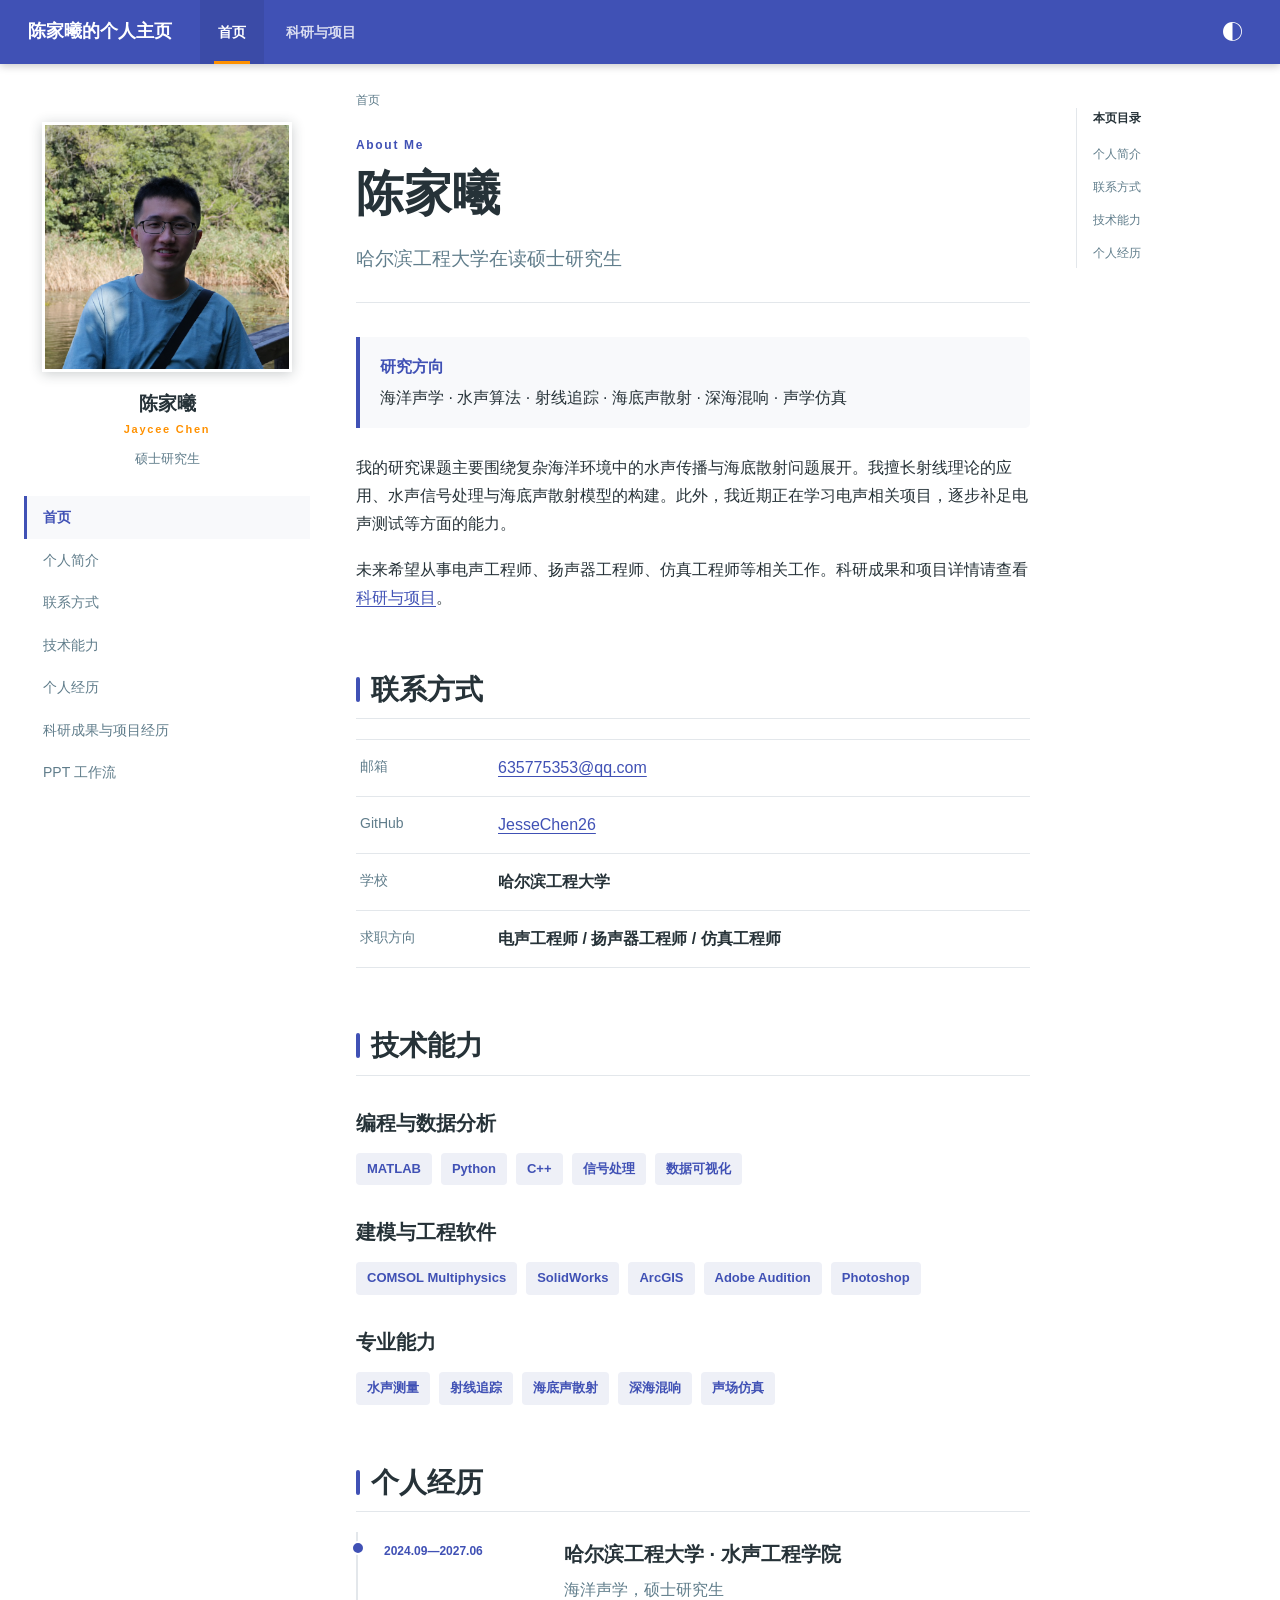
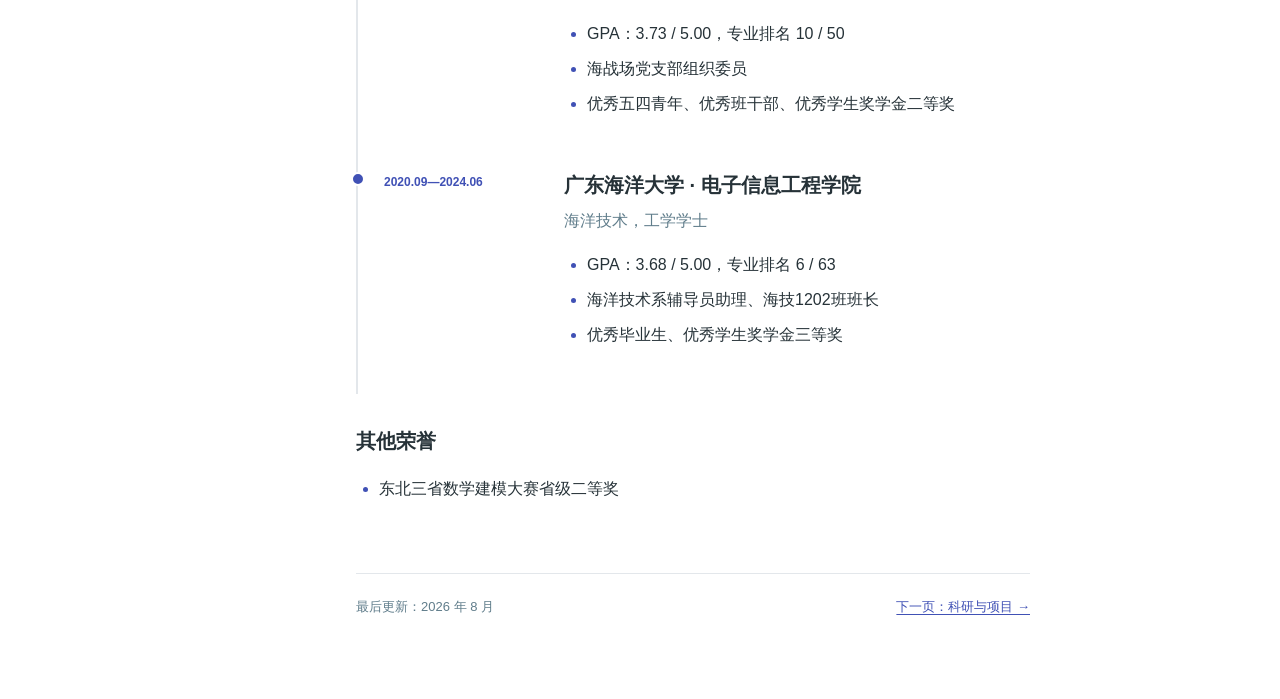
<file: index.html>
<!doctype html>
<html lang="zh-CN">
  <head>
    <meta charset="utf-8" />
    <meta name="viewport" content="width=device-width, initial-scale=1" />
    <title>陈家曦的个人主页</title>
    <meta
      name="description"
      content="陈家曦的个人主页：海洋声学、水声算法、声学仿真、个人经历与联系方式。"
    />
    <meta name="theme-color" content="#4051b5" />
    <meta property="og:title" content="陈家曦的个人主页" />
    <meta property="og:description" content="硕士研究生，关注水声传播、海底声散射和声学仿真。" />
    <meta property="og:image" content="https://jessechen26.github.io/profile-ai-headshot-relaxed.png?v=20261017" />
    <link rel="stylesheet" href="styles.css" />
    <script src="script.js" defer></script>
  </head>
  <body>
    <header class="topbar">
      <div class="topbar-inner">
        <button class="menu-button" type="button" aria-label="打开目录" aria-expanded="false">☰</button>
        <a class="site-title" href="index.html">陈家曦的个人主页</a>
        <nav class="top-nav" aria-label="页面导航">
          <a class="active" href="index.html">首页</a>
          <a href="research.html">科研与项目</a>
        </nav>
        <button class="theme-button" type="button" aria-label="切换明暗主题">◐</button>
      </div>
    </header>

    <div class="page-shell">
      <aside class="sidebar" aria-label="网站目录">
        <div class="profile-summary">
          <img src="profile-ai-headshot-relaxed.png?v=20261017" alt="陈家曦个人照片" width="250" height="250" />
          <strong>陈家曦</strong>
          <span>Jaycee Chen</span>
          <p>硕士研究生</p>
        </div>
        <nav class="side-nav">
          <a class="active" href="index.html">首页</a>
          <a href="#about">个人简介</a>
          <a href="#contact">联系方式</a>
          <a href="#skills">技术能力</a>
          <a href="#experience">个人经历</a>
          <a href="research.html">科研成果与项目经历</a>
          <a href="ppt-workflow.html">PPT 工作流</a>
        </nav>
      </aside>

      <main class="document">
        <div class="breadcrumbs"><span>首页</span></div>
        <article>
          <header class="page-heading" id="about">
            <p class="eyebrow">About Me</p>
            <h1>陈家曦</h1>
            <p class="page-lead">
              哈尔滨工程大学在读硕士研究生
            </p>
          </header>

          <div class="note">
            <strong>研究方向</strong>
            <p>海洋声学 · 水声算法 · 射线追踪 · 海底声散射 · 深海混响 · 声学仿真</p>
          </div>

          <p>
            我的研究课题主要围绕复杂海洋环境中的水声传播与海底散射问题展开。我擅长射线理论的应用、水声信号处理与海底声散射模型的构建。此外，我近期正在学习电声相关项目，逐步补足电声测试等方面的能力。
          </p>
          <p>
            未来希望从事电声工程师、扬声器工程师、仿真工程师等相关工作。科研成果和项目详情请查看
            <a href="research.html">科研与项目</a>。
          </p>

          <section id="contact">
            <h2>联系方式</h2>
            <div class="info-list">
              <div><span>邮箱</span><a href="mailto:635775353@qq.com">635775353@qq.com</a></div>
              <div><span>GitHub</span><a href="https://github.com/JesseChen26">JesseChen26</a></div>
              <div><span>学校</span><strong>哈尔滨工程大学</strong></div>
              <div><span>求职方向</span><strong>电声工程师 / 扬声器工程师 / 仿真工程师</strong></div>
            </div>
          </section>

          <section id="skills">
            <h2>技术能力</h2>
            <h3>编程与数据分析</h3>
            <div class="tag-list">
              <span>MATLAB</span><span>Python</span><span>C++</span><span>信号处理</span><span>数据可视化</span>
            </div>

            <h3>建模与工程软件</h3>
            <div class="tag-list">
              <span>COMSOL Multiphysics</span><span>SolidWorks</span><span>ArcGIS</span><span>Adobe Audition</span><span>Photoshop</span>
            </div>

            <h3>专业能力</h3>
            <div class="tag-list">
              <span>水声测量</span><span>射线追踪</span><span>海底声散射</span><span>深海混响</span><span>声场仿真</span>
            </div>
          </section>

          <section id="experience">
            <h2>个人经历</h2>
            <div class="history">
              <article>
                <div class="history-time">2024.09—2027.06</div>
                <div>
                  <h3>哈尔滨工程大学 · 水声工程学院</h3>
                  <p>海洋声学，硕士研究生</p>
                  <ul>
                    <li>GPA：3.73 / 5.00，专业排名 10 / 50</li>
                    <li>海战场党支部组织委员</li>
                    <li>优秀五四青年、优秀班干部、优秀学生奖学金二等奖</li>
                  </ul>
                </div>
              </article>

              <article>
                <div class="history-time">2020.09—2024.06</div>
                <div>
                  <h3>广东海洋大学 · 电子信息工程学院</h3>
                  <p>海洋技术，工学学士</p>
                  <ul>
                    <li>GPA：3.68 / 5.00，专业排名 6 / 63</li>
                    <li>海洋技术系辅导员助理、海技1202班班长</li>
                    <li>优秀毕业生、优秀学生奖学金三等奖</li>
                  </ul>
                </div>
              </article>
            </div>

            <h3>其他荣誉</h3>
            <ul>
              <li>东北三省数学建模大赛省级二等奖</li>
            </ul>
          </section>

          <footer class="document-footer">
            <span>最后更新：2026 年 8 月</span>
            <a href="research.html">下一页：科研与项目 →</a>
          </footer>
        </article>
      </main>

      <aside class="toc" aria-label="本页目录">
        <strong>本页目录</strong>
        <a href="#about">个人简介</a>
        <a href="#contact">联系方式</a>
        <a href="#skills">技术能力</a>
        <a href="#experience">个人经历</a>
      </aside>
    </div>
  </body>
</html>
</file>
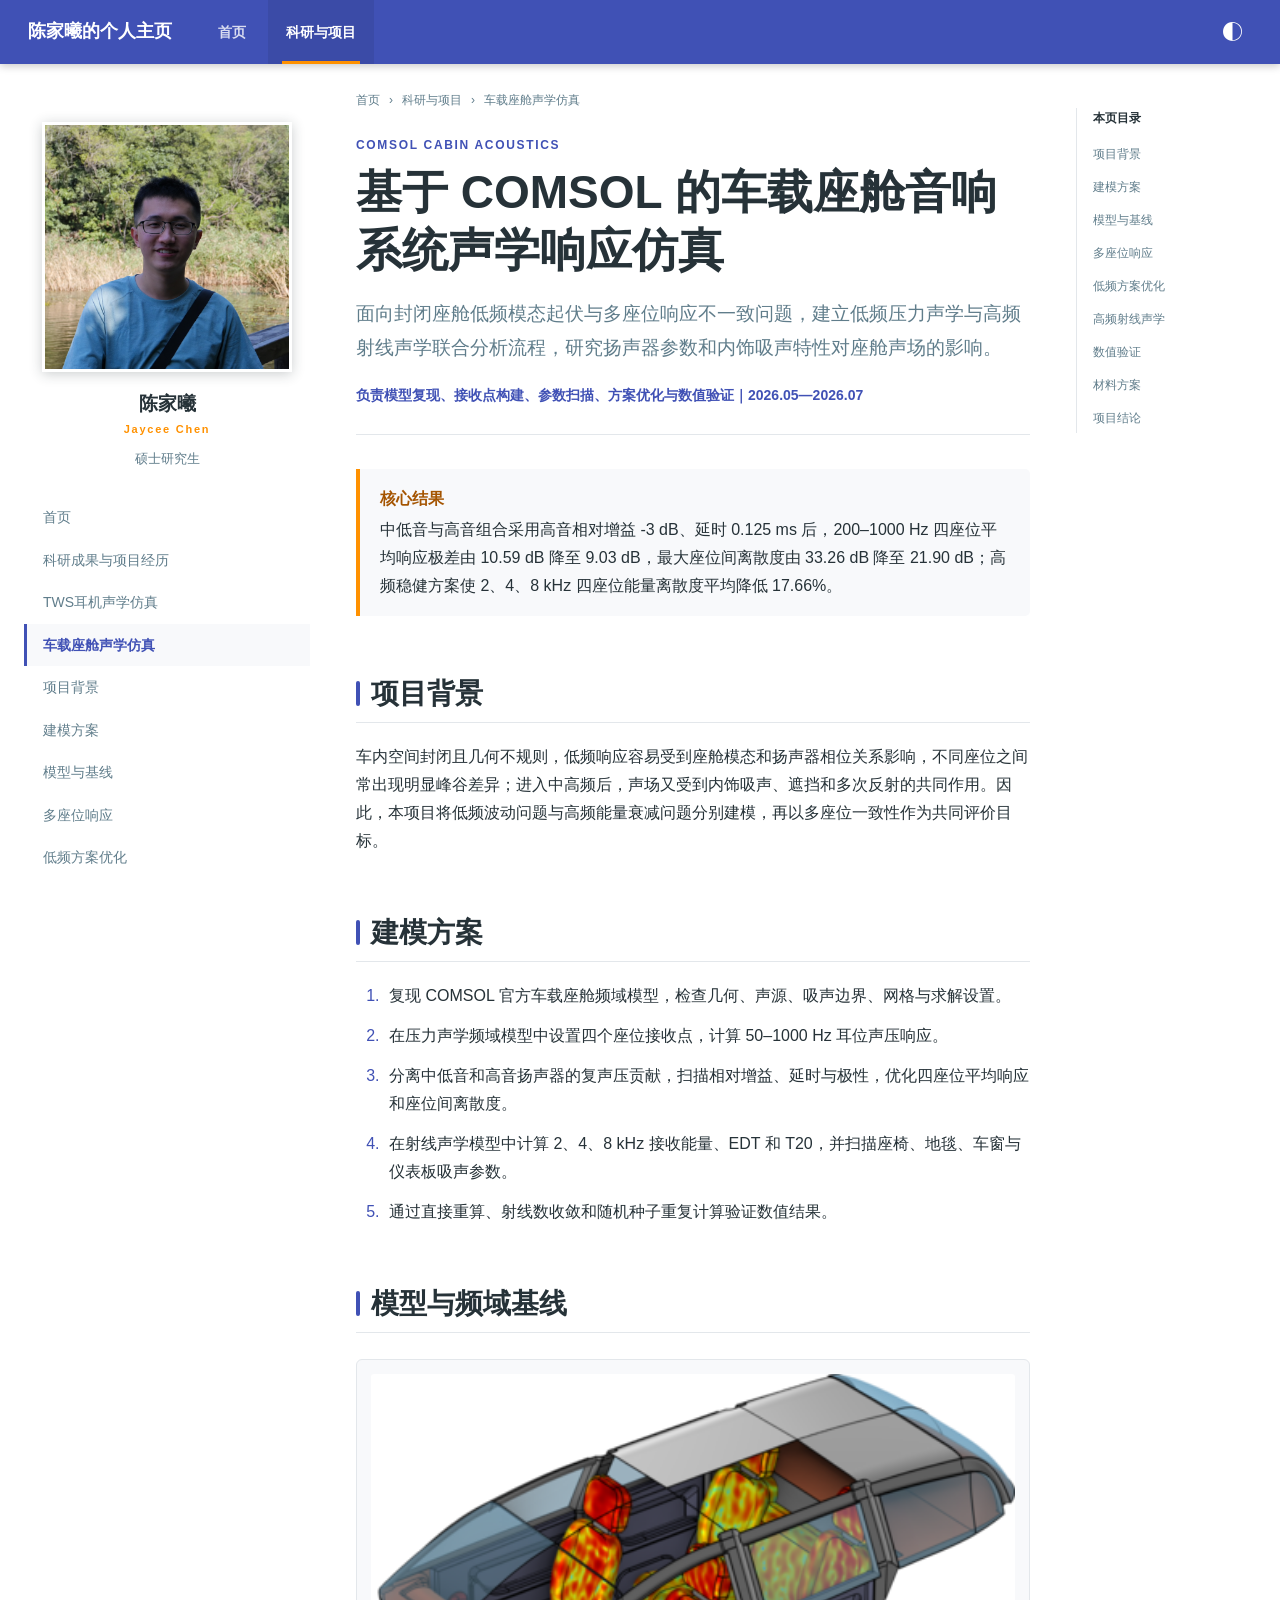
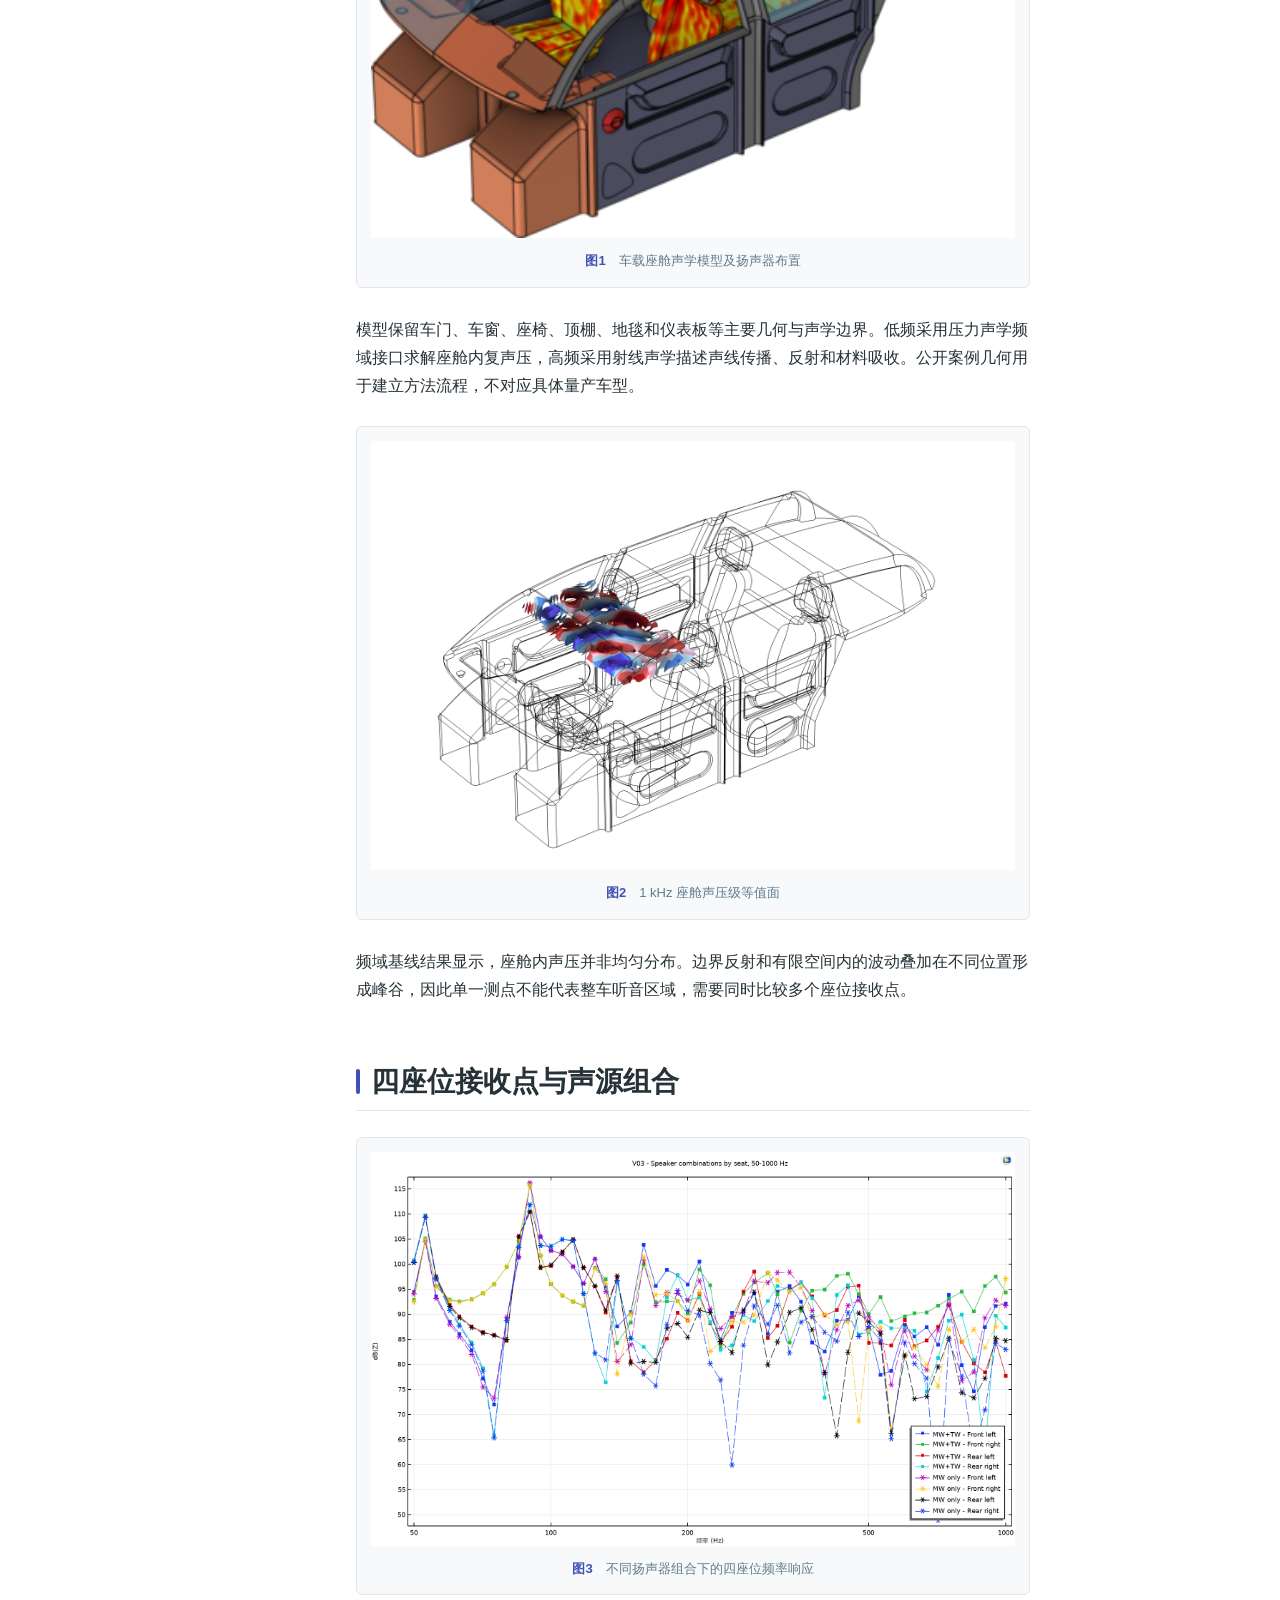
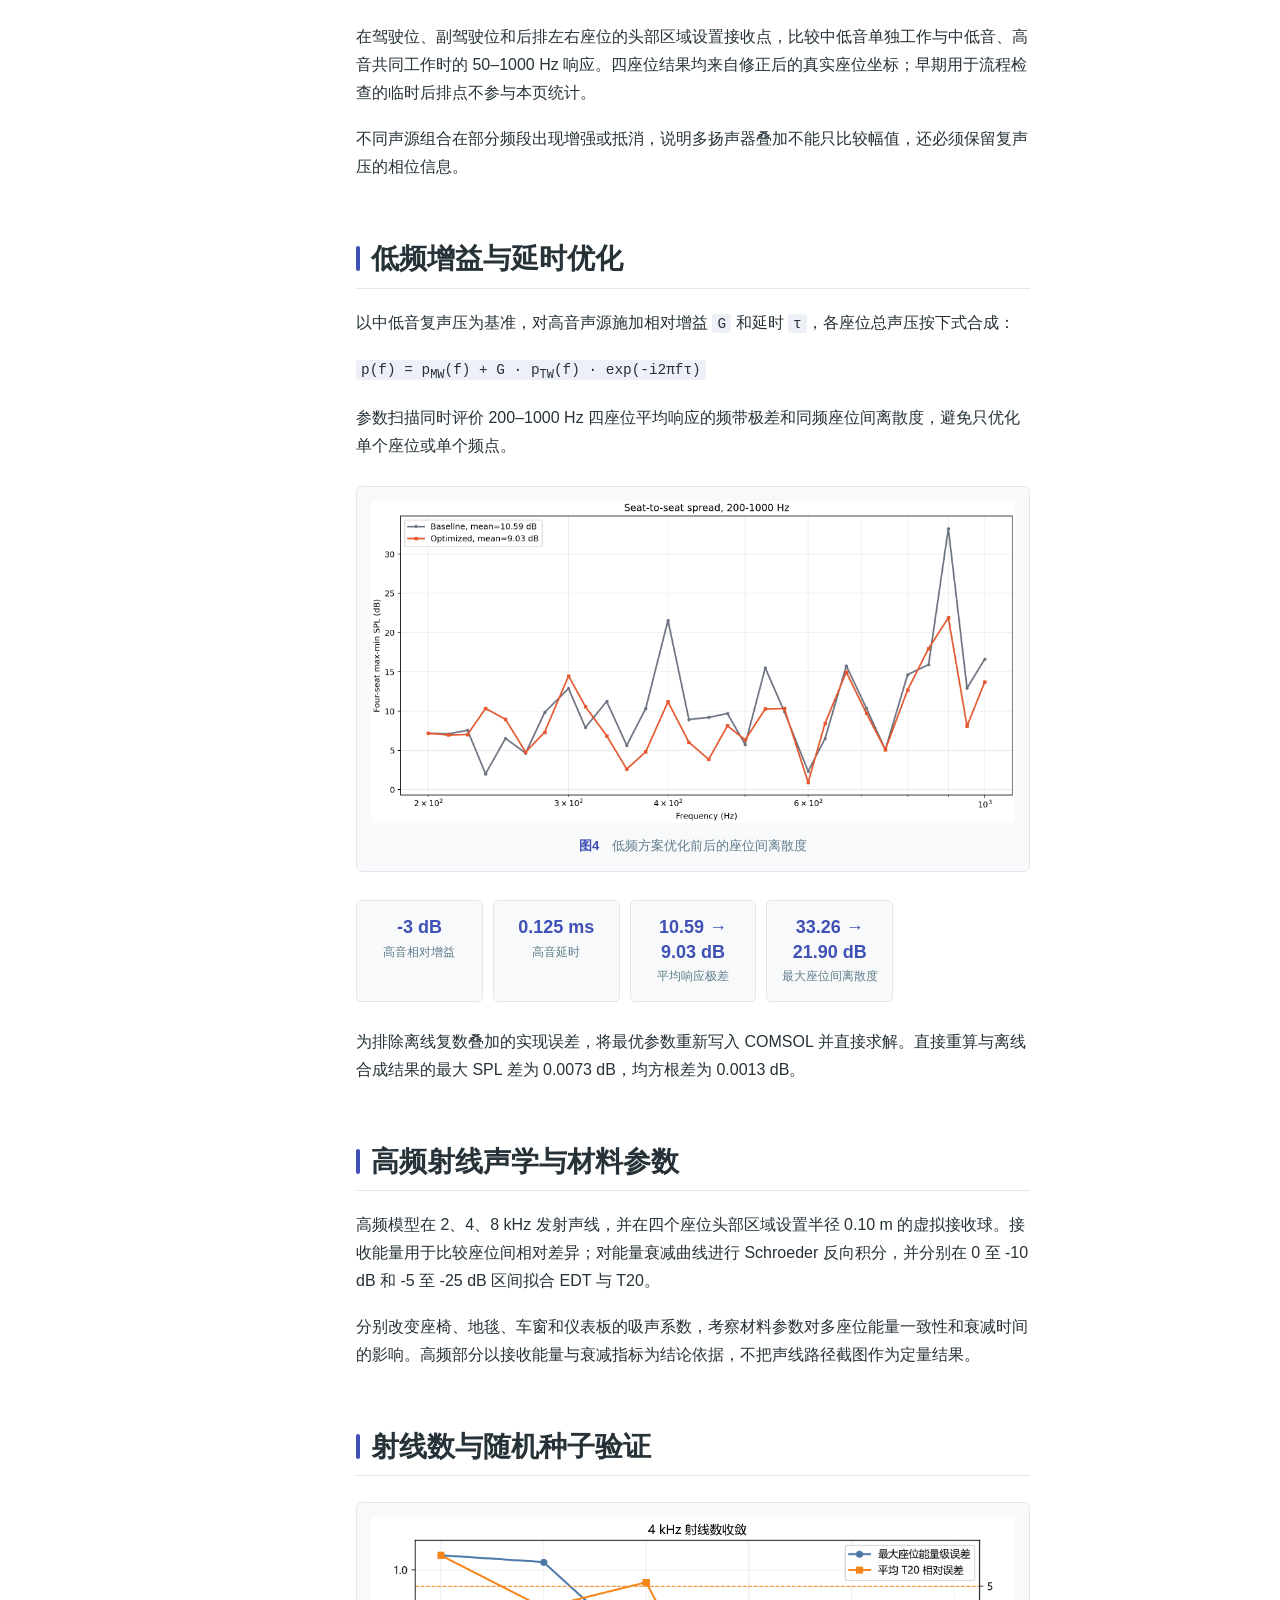
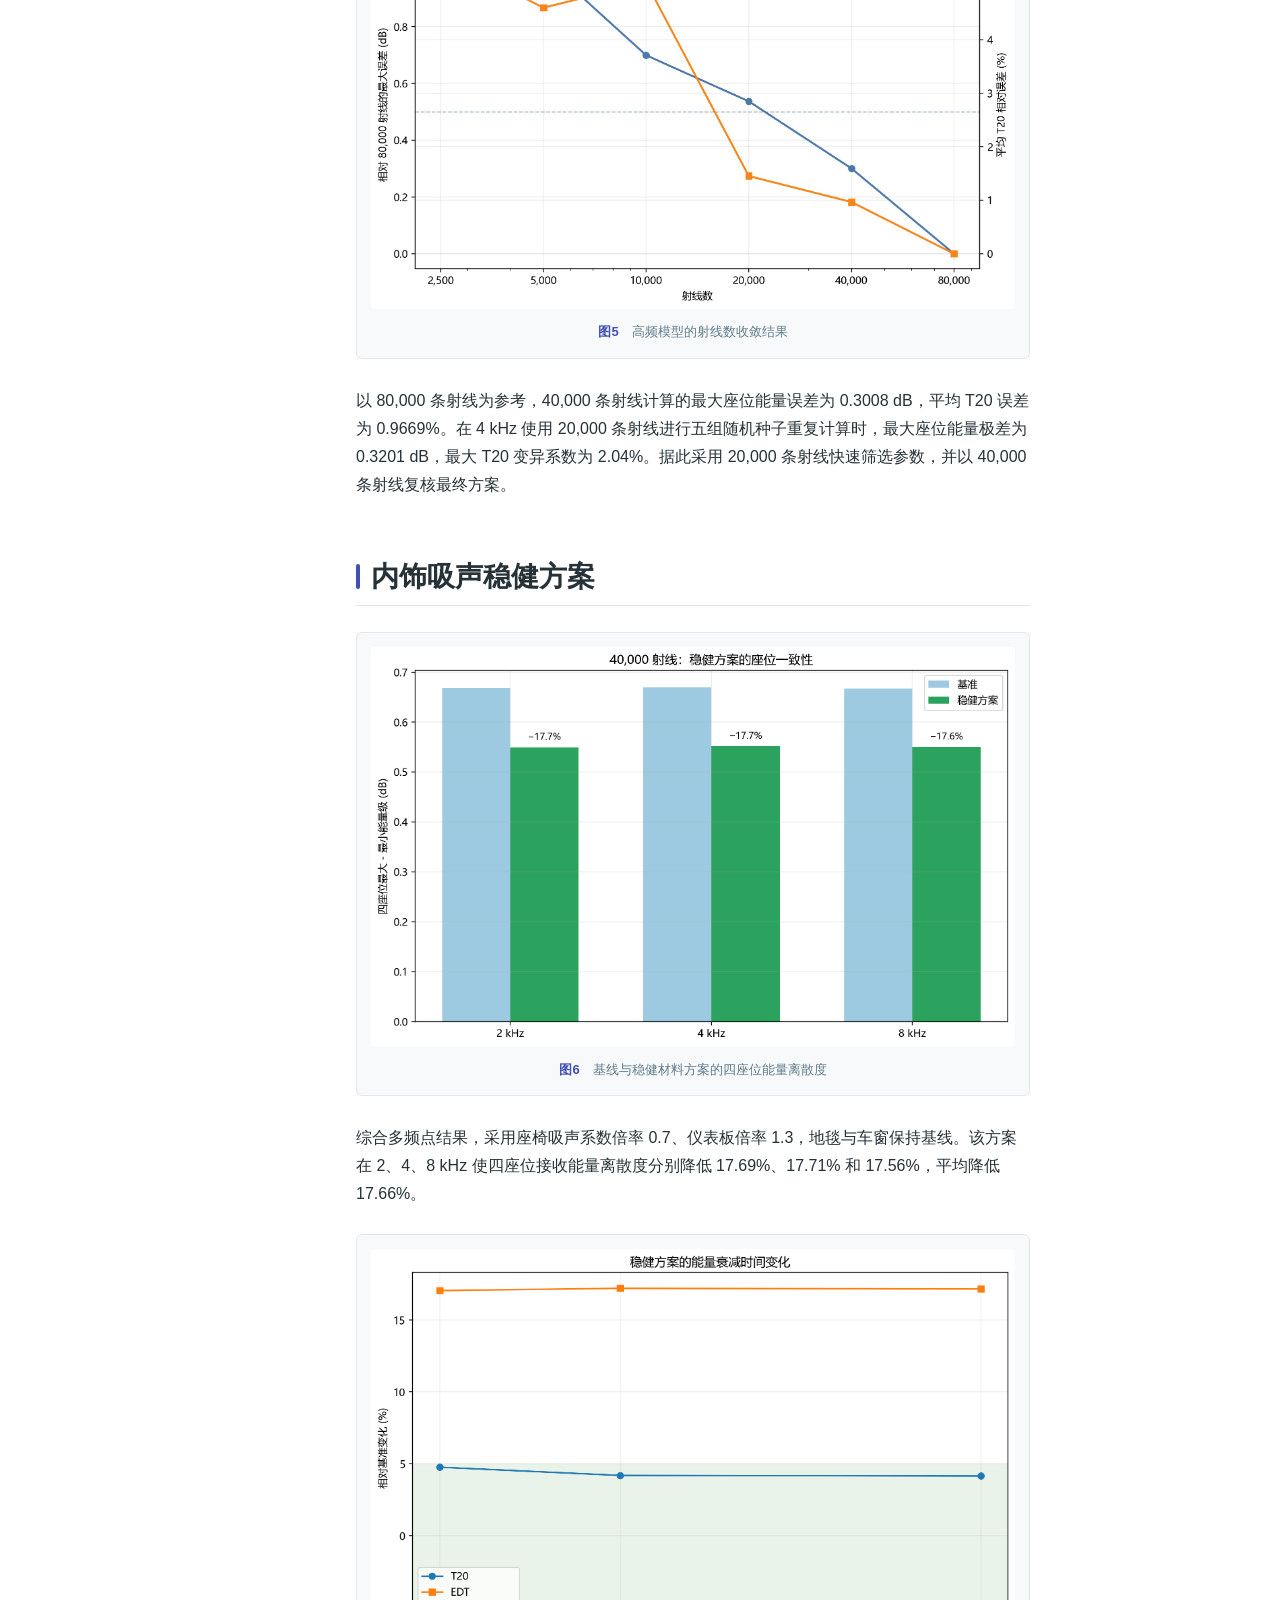
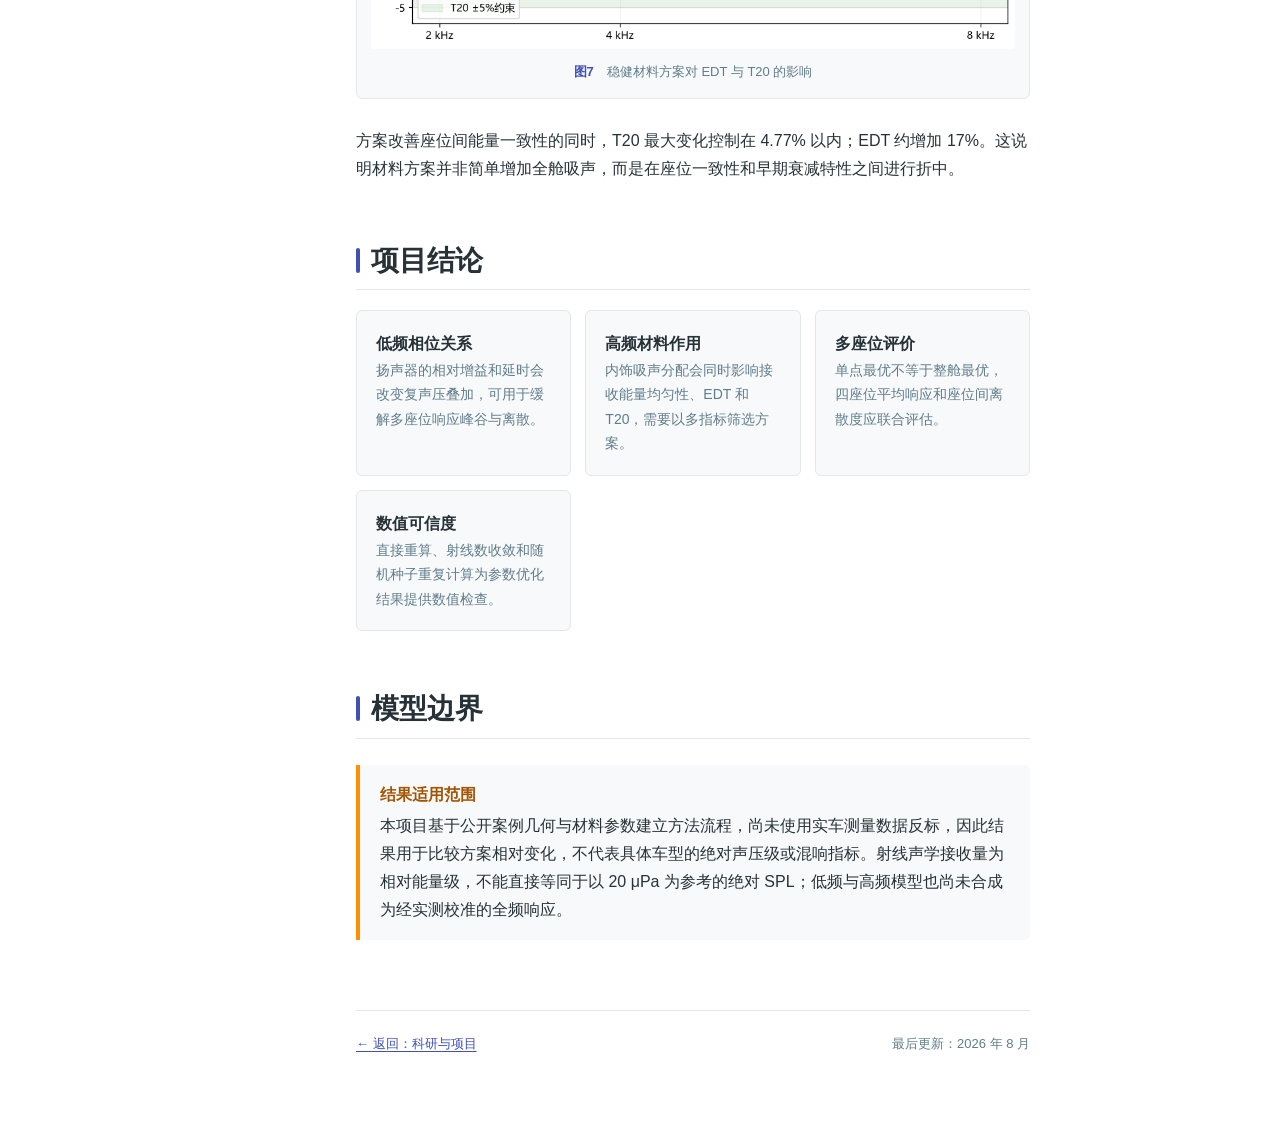
<file: car-cabin-acoustics.html>
<!doctype html>
<html lang="zh-CN">
  <head>
    <meta charset="utf-8" />
    <meta name="viewport" content="width=device-width, initial-scale=1" />
    <title>车载座舱音响系统声学响应仿真 | 陈家曦</title>
    <meta
      name="description"
      content="基于COMSOL开展车载座舱低频压力声学与高频射线声学分析，研究扬声器参数和内饰吸声特性对多座位声学响应的影响。"
    />
    <meta name="theme-color" content="#4051b5" />
    <meta property="og:title" content="车载座舱音响系统声学响应仿真" />
    <meta property="og:description" content="四座位低频响应优化、高频内饰吸声参数分析及数值收敛验证。" />
    <meta property="og:image" content="https://jessechen26.github.io/assets/car-cabin/cabin-model.png" />
    <link rel="stylesheet" href="styles.css" />
    <script src="script.js" defer></script>
  </head>
  <body>
    <header class="topbar">
      <div class="topbar-inner">
        <button class="menu-button" type="button" aria-label="打开目录" aria-expanded="false">☰</button>
        <a class="site-title" href="index.html">陈家曦的个人主页</a>
        <nav class="top-nav" aria-label="页面导航">
          <a href="index.html">首页</a>
          <a class="active" href="research.html">科研与项目</a>
        </nav>
        <button class="theme-button" type="button" aria-label="切换明暗主题">◐</button>
      </div>
    </header>

    <div class="page-shell project-page-shell">
      <aside class="sidebar" aria-label="网站目录">
        <div class="profile-summary">
          <img src="profile-ai-headshot-relaxed.png?v=20261017" alt="陈家曦个人照片" width="250" height="250" />
          <strong>陈家曦</strong>
          <span>Jaycee Chen</span>
          <p>硕士研究生</p>
        </div>
        <nav class="side-nav">
          <a href="index.html">首页</a>
          <a href="research.html">科研成果与项目经历</a>
          <a href="tws-acoustics.html">TWS耳机声学仿真</a>
          <a class="active" href="car-cabin-acoustics.html">车载座舱声学仿真</a>
          <a href="#background">项目背景</a>
          <a href="#modeling">建模方案</a>
          <a href="#baseline">模型与基线</a>
          <a href="#seats">多座位响应</a>
          <a href="#low-frequency">低频方案优化</a>
          <a href="#high-frequency">高频射线声学</a>
          <a href="#convergence">数值验证</a>
          <a href="#conclusions">项目结论</a>
        </nav>
      </aside>

      <main class="document">
        <div class="breadcrumbs">
          <a href="index.html">首页</a><span>›</span><a href="research.html">科研与项目</a><span>›</span><span>车载座舱声学仿真</span>
        </div>
        <article>
          <header class="page-heading project-heading">
            <p class="eyebrow">COMSOL CABIN ACOUSTICS</p>
            <h1>基于 COMSOL 的车载座舱音响系统声学响应仿真</h1>
            <p class="page-lead">面向封闭座舱低频模态起伏与多座位响应不一致问题，建立低频压力声学与高频射线声学联合分析流程，研究扬声器参数和内饰吸声特性对座舱声场的影响。</p>
            <p class="project-meta">负责模型复现、接收点构建、参数扫描、方案优化与数值验证｜2026.05—2026.07</p>
          </header>

          <div class="note result-note">
            <strong>核心结果</strong>
            <p>中低音与高音组合采用高音相对增益 -3 dB、延时 0.125 ms 后，200–1000 Hz 四座位平均响应极差由 10.59 dB 降至 9.03 dB，最大座位间离散度由 33.26 dB 降至 21.90 dB；高频稳健方案使 2、4、8 kHz 四座位能量离散度平均降低 17.66%。</p>
          </div>

          <section id="background">
            <h2>项目背景</h2>
            <p>车内空间封闭且几何不规则，低频响应容易受到座舱模态和扬声器相位关系影响，不同座位之间常出现明显峰谷差异；进入中高频后，声场又受到内饰吸声、遮挡和多次反射的共同作用。因此，本项目将低频波动问题与高频能量衰减问题分别建模，再以多座位一致性作为共同评价目标。</p>
          </section>

          <section id="modeling">
            <h2>建模方案</h2>
            <ol class="workflow-list">
              <li>复现 COMSOL 官方车载座舱频域模型，检查几何、声源、吸声边界、网格与求解设置。</li>
              <li>在压力声学频域模型中设置四个座位接收点，计算 50–1000 Hz 耳位声压响应。</li>
              <li>分离中低音和高音扬声器的复声压贡献，扫描相对增益、延时与极性，优化四座位平均响应和座位间离散度。</li>
              <li>在射线声学模型中计算 2、4、8 kHz 接收能量、EDT 和 T20，并扫描座椅、地毯、车窗与仪表板吸声参数。</li>
              <li>通过直接重算、射线数收敛和随机种子重复计算验证数值结果。</li>
            </ol>
          </section>

          <section id="baseline">
            <h2>模型与频域基线</h2>
            <figure class="project-figure">
              <img src="assets/car-cabin/cabin-model.png" alt="车载座舱声学模型及扬声器布置" loading="lazy" />
              <figcaption><strong>图1</strong>　车载座舱声学模型及扬声器布置</figcaption>
            </figure>
            <p>模型保留车门、车窗、座椅、顶棚、地毯和仪表板等主要几何与声学边界。低频采用压力声学频域接口求解座舱内复声压，高频采用射线声学描述声线传播、反射和材料吸收。公开案例几何用于建立方法流程，不对应具体量产车型。</p>

            <figure class="project-figure figure-wide">
              <img src="assets/car-cabin/cabin-pressure-1000hz.png" alt="1000 Hz座舱声压级等值面" loading="lazy" />
              <figcaption><strong>图2</strong>　1 kHz 座舱声压级等值面</figcaption>
            </figure>
            <p>频域基线结果显示，座舱内声压并非均匀分布。边界反射和有限空间内的波动叠加在不同位置形成峰谷，因此单一测点不能代表整车听音区域，需要同时比较多个座位接收点。</p>
          </section>

          <section id="seats">
            <h2>四座位接收点与声源组合</h2>
            <figure class="project-figure figure-wide">
              <img src="assets/car-cabin/four-seat-speaker-comparison.png" alt="不同扬声器组合下四座位频率响应对比" loading="lazy" />
              <figcaption><strong>图3</strong>　不同扬声器组合下的四座位频率响应</figcaption>
            </figure>
            <p>在驾驶位、副驾驶位和后排左右座位的头部区域设置接收点，比较中低音单独工作与中低音、高音共同工作时的 50–1000 Hz 响应。四座位结果均来自修正后的真实座位坐标；早期用于流程检查的临时后排点不参与本页统计。</p>
            <p>不同声源组合在部分频段出现增强或抵消，说明多扬声器叠加不能只比较幅值，还必须保留复声压的相位信息。</p>
          </section>

          <section id="low-frequency">
            <h2>低频增益与延时优化</h2>
            <p>以中低音复声压为基准，对高音声源施加相对增益 <code>G</code> 和延时 <code>τ</code>，各座位总声压按下式合成：</p>
            <p><code>p(f) = p<sub>MW</sub>(f) + G · p<sub>TW</sub>(f) · exp(-i2πfτ)</code></p>
            <p>参数扫描同时评价 200–1000 Hz 四座位平均响应的频带极差和同频座位间离散度，避免只优化单个座位或单个频点。</p>

            <figure class="project-figure figure-wide">
              <img src="assets/car-cabin/low-frequency-spread-optimization.png" alt="优化前后四座位离散度对比" loading="lazy" />
              <figcaption><strong>图4</strong>　低频方案优化前后的座位间离散度</figcaption>
            </figure>

            <div class="result-grid" aria-label="低频优化结果">
              <div><strong>-3 dB</strong><span>高音相对增益</span></div>
              <div><strong>0.125 ms</strong><span>高音延时</span></div>
              <div><strong>10.59 → 9.03 dB</strong><span>平均响应极差</span></div>
              <div><strong>33.26 → 21.90 dB</strong><span>最大座位间离散度</span></div>
            </div>
            <p>为排除离线复数叠加的实现误差，将最优参数重新写入 COMSOL 并直接求解。直接重算与离线合成结果的最大 SPL 差为 0.0073 dB，均方根差为 0.0013 dB。</p>
          </section>

          <section id="high-frequency">
            <h2>高频射线声学与材料参数</h2>
            <p>高频模型在 2、4、8 kHz 发射声线，并在四个座位头部区域设置半径 0.10 m 的虚拟接收球。接收能量用于比较座位间相对差异；对能量衰减曲线进行 Schroeder 反向积分，并分别在 0 至 -10 dB 和 -5 至 -25 dB 区间拟合 EDT 与 T20。</p>
            <p>分别改变座椅、地毯、车窗和仪表板的吸声系数，考察材料参数对多座位能量一致性和衰减时间的影响。高频部分以接收能量与衰减指标为结论依据，不把声线路径截图作为定量结果。</p>
          </section>

          <section id="convergence">
            <h2>射线数与随机种子验证</h2>
            <figure class="project-figure figure-wide">
              <img src="assets/car-cabin/ray-convergence.png" alt="高频模型射线数收敛结果" loading="lazy" />
              <figcaption><strong>图5</strong>　高频模型的射线数收敛结果</figcaption>
            </figure>
            <p>以 80,000 条射线为参考，40,000 条射线计算的最大座位能量误差为 0.3008 dB，平均 T20 误差为 0.9669%。在 4 kHz 使用 20,000 条射线进行五组随机种子重复计算时，最大座位能量极差为 0.3201 dB，最大 T20 变异系数为 2.04%。据此采用 20,000 条射线快速筛选参数，并以 40,000 条射线复核最终方案。</p>
          </section>

          <section id="materials">
            <h2>内饰吸声稳健方案</h2>
            <figure class="project-figure figure-wide">
              <img src="assets/car-cabin/robust-seat-uniformity.png" alt="基线与稳健材料方案的四座位能量离散度" loading="lazy" />
              <figcaption><strong>图6</strong>　基线与稳健材料方案的四座位能量离散度</figcaption>
            </figure>
            <p>综合多频点结果，采用座椅吸声系数倍率 0.7、仪表板倍率 1.3，地毯与车窗保持基线。该方案在 2、4、8 kHz 使四座位接收能量离散度分别降低 17.69%、17.71% 和 17.56%，平均降低 17.66%。</p>

            <figure class="project-figure figure-wide">
              <img src="assets/car-cabin/robust-edt-t20.png" alt="稳健材料方案对EDT和T20的影响" loading="lazy" />
              <figcaption><strong>图7</strong>　稳健材料方案对 EDT 与 T20 的影响</figcaption>
            </figure>
            <p>方案改善座位间能量一致性的同时，T20 最大变化控制在 4.77% 以内；EDT 约增加 17%。这说明材料方案并非简单增加全舱吸声，而是在座位一致性和早期衰减特性之间进行折中。</p>
          </section>

          <section id="conclusions">
            <h2>项目结论</h2>
            <div class="conclusion-grid">
              <article><strong>低频相位关系</strong><p>扬声器的相对增益和延时会改变复声压叠加，可用于缓解多座位响应峰谷与离散。</p></article>
              <article><strong>高频材料作用</strong><p>内饰吸声分配会同时影响接收能量均匀性、EDT 和 T20，需要以多指标筛选方案。</p></article>
              <article><strong>多座位评价</strong><p>单点最优不等于整舱最优，四座位平均响应和座位间离散度应联合评估。</p></article>
              <article><strong>数值可信度</strong><p>直接重算、射线数收敛和随机种子重复计算为参数优化结果提供数值检查。</p></article>
            </div>
          </section>

          <section id="limitations">
            <h2>模型边界</h2>
            <div class="note caution-note">
              <strong>结果适用范围</strong>
              <p>本项目基于公开案例几何与材料参数建立方法流程，尚未使用实车测量数据反标，因此结果用于比较方案相对变化，不代表具体车型的绝对声压级或混响指标。射线声学接收量为相对能量级，不能直接等同于以 20 μPa 为参考的绝对 SPL；低频与高频模型也尚未合成为经实测校准的全频响应。</p>
            </div>
          </section>

          <footer class="document-footer">
            <a href="research.html">← 返回：科研与项目</a>
            <span>最后更新：2026 年 8 月</span>
          </footer>
        </article>
      </main>

      <aside class="toc" aria-label="本页目录">
        <strong>本页目录</strong>
        <a href="#background">项目背景</a>
        <a href="#modeling">建模方案</a>
        <a href="#baseline">模型与基线</a>
        <a href="#seats">多座位响应</a>
        <a href="#low-frequency">低频方案优化</a>
        <a href="#high-frequency">高频射线声学</a>
        <a href="#convergence">数值验证</a>
        <a href="#materials">材料方案</a>
        <a href="#conclusions">项目结论</a>
      </aside>
    </div>
  </body>
</html>
</file>
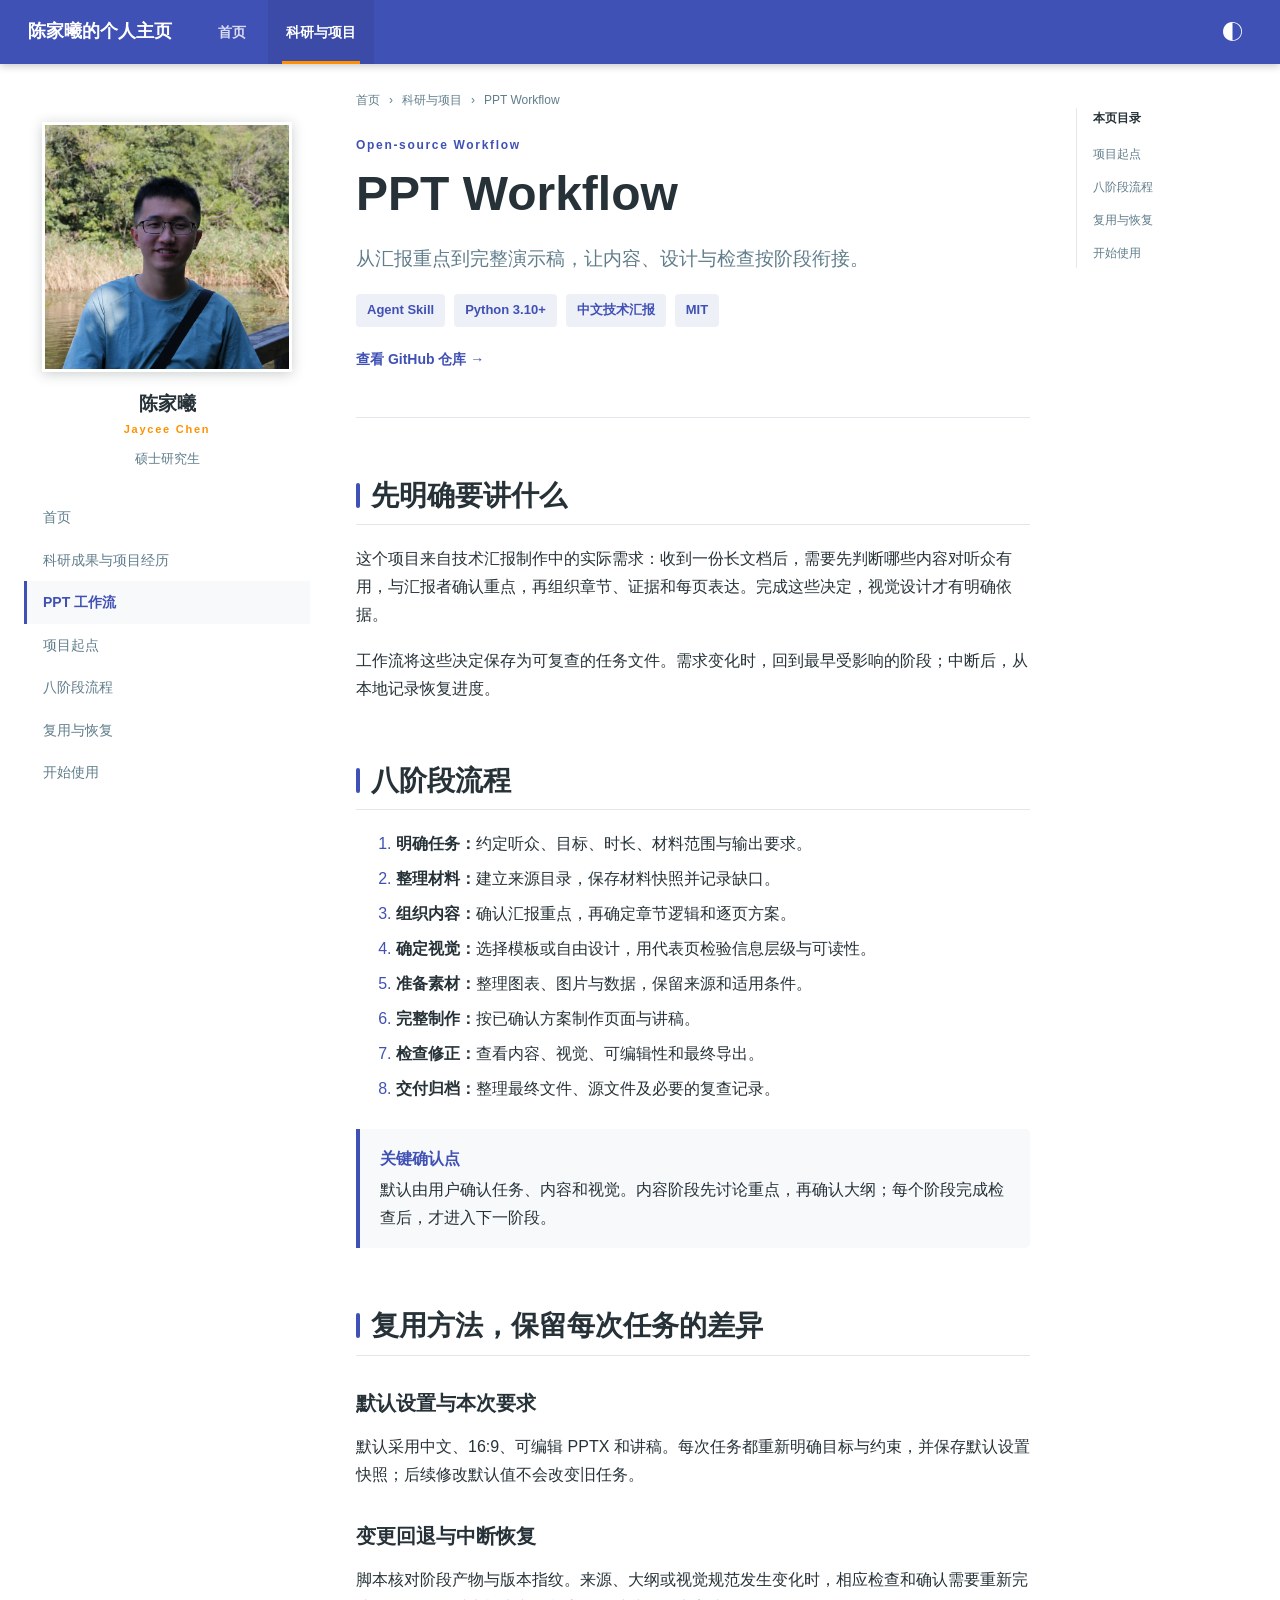
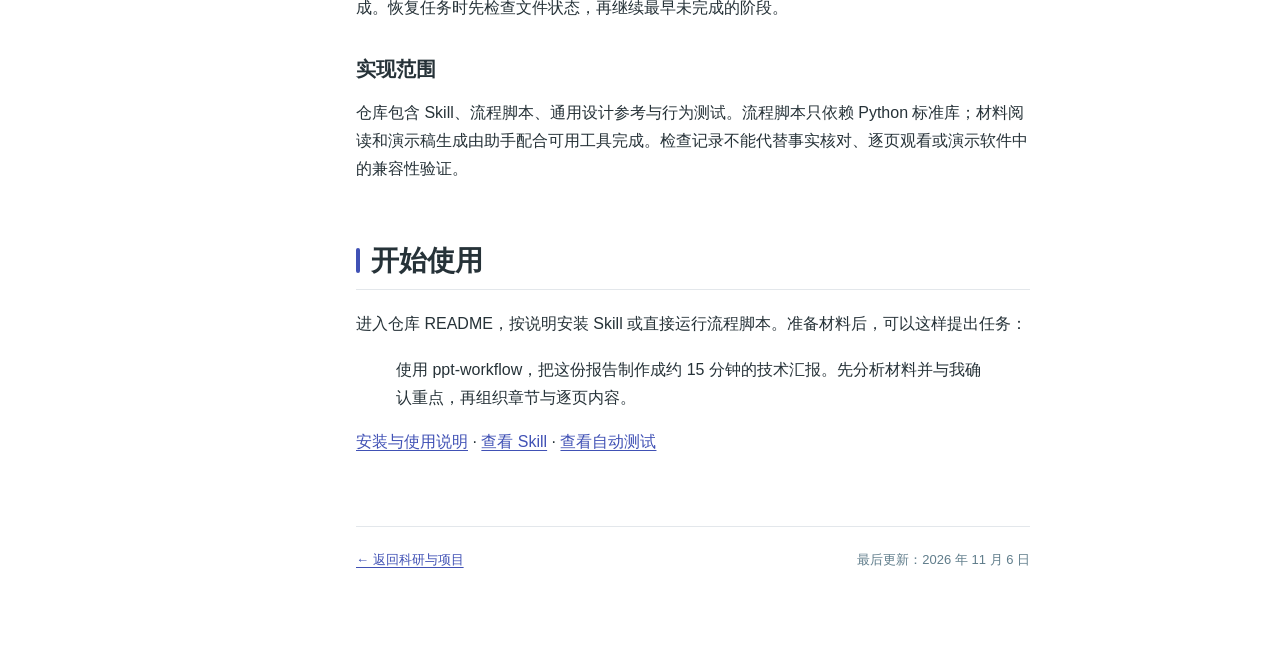
<file: ppt-workflow.html>
<!doctype html>
<html lang="zh-CN">
  <head>
    <meta charset="utf-8" />
    <meta name="viewport" content="width=device-width, initial-scale=1" />
    <title>PPT Workflow：分阶段演示文稿工作流 | 陈家曦</title>
    <meta name="description" content="可复用的 PPT 工作流：材料分析、重点确认、章节与逐页设计、视觉规范、制作检查和交付归档。包含 Agent Skill、Python 脚本与使用说明。" />
    <meta name="theme-color" content="#4051b5" />
    <link rel="stylesheet" href="styles.css" />
    <script src="script.js" defer></script>
  </head>
  <body>
    <header class="topbar">
      <div class="topbar-inner">
        <button class="menu-button" type="button" aria-label="打开目录" aria-expanded="false">☰</button>
        <a class="site-title" href="index.html">陈家曦的个人主页</a>
        <nav class="top-nav" aria-label="页面导航">
          <a href="index.html">首页</a>
          <a class="active" href="research.html">科研与项目</a>
        </nav>
        <button class="theme-button" type="button" aria-label="切换明暗主题">◐</button>
      </div>
    </header>
    <div class="page-shell">
      <aside class="sidebar" aria-label="网站目录">
        <div class="profile-summary">
          <img src="profile-ai-headshot-relaxed.png?v=20261017" alt="陈家曦个人照片" width="250" height="250" />
          <strong>陈家曦</strong><span>Jaycee Chen</span><p>硕士研究生</p>
        </div>
        <nav class="side-nav">
          <a href="index.html">首页</a>
          <a href="research.html">科研成果与项目经历</a>
          <a class="active" href="ppt-workflow.html">PPT 工作流</a>
          <a href="#purpose">项目起点</a>
          <a href="#workflow">八阶段流程</a>
          <a href="#reuse">复用与恢复</a>
          <a href="#start">开始使用</a>
        </nav>
      </aside>
      <main class="document">
        <div class="breadcrumbs"><a href="index.html">首页</a><span>›</span><a href="research.html">科研与项目</a><span>›</span><span>PPT Workflow</span></div>
        <article>
          <header class="page-heading">
            <p class="eyebrow">Open-source Workflow</p>
            <h1>PPT Workflow</h1>
            <p class="page-lead">从汇报重点到完整演示稿，让内容、设计与检查按阶段衔接。</p>
            <div class="tag-list compact"><span>Agent Skill</span><span>Python 3.10+</span><span>中文技术汇报</span><span>MIT</span></div>
            <p><a class="entry-link" href="https://github.com/JesseChen26/ppt-workflow">查看 GitHub 仓库 →</a></p>
          </header>
          <section id="purpose">
            <h2>先明确要讲什么</h2>
            <p>这个项目来自技术汇报制作中的实际需求：收到一份长文档后，需要先判断哪些内容对听众有用，与汇报者确认重点，再组织章节、证据和每页表达。完成这些决定，视觉设计才有明确依据。</p>
            <p>工作流将这些决定保存为可复查的任务文件。需求变化时，回到最早受影响的阶段；中断后，从本地记录恢复进度。</p>
          </section>
          <section id="workflow">
            <h2>八阶段流程</h2>
            <ol>
              <li><strong>明确任务：</strong>约定听众、目标、时长、材料范围与输出要求。</li>
              <li><strong>整理材料：</strong>建立来源目录，保存材料快照并记录缺口。</li>
              <li><strong>组织内容：</strong>确认汇报重点，再确定章节逻辑和逐页方案。</li>
              <li><strong>确定视觉：</strong>选择模板或自由设计，用代表页检验信息层级与可读性。</li>
              <li><strong>准备素材：</strong>整理图表、图片与数据，保留来源和适用条件。</li>
              <li><strong>完整制作：</strong>按已确认方案制作页面与讲稿。</li>
              <li><strong>检查修正：</strong>查看内容、视觉、可编辑性和最终导出。</li>
              <li><strong>交付归档：</strong>整理最终文件、源文件及必要的复查记录。</li>
            </ol>
            <div class="note"><strong>关键确认点</strong><p>默认由用户确认任务、内容和视觉。内容阶段先讨论重点，再确认大纲；每个阶段完成检查后，才进入下一阶段。</p></div>
          </section>
          <section id="reuse">
            <h2>复用方法，保留每次任务的差异</h2>
            <h3>默认设置与本次要求</h3>
            <p>默认采用中文、16:9、可编辑 PPTX 和讲稿。每次任务都重新明确目标与约束，并保存默认设置快照；后续修改默认值不会改变旧任务。</p>
            <h3>变更回退与中断恢复</h3>
            <p>脚本核对阶段产物与版本指纹。来源、大纲或视觉规范发生变化时，相应检查和确认需要重新完成。恢复任务时先检查文件状态，再继续最早未完成的阶段。</p>
            <h3>实现范围</h3>
            <p>仓库包含 Skill、流程脚本、通用设计参考与行为测试。流程脚本只依赖 Python 标准库；材料阅读和演示稿生成由助手配合可用工具完成。检查记录不能代替事实核对、逐页观看或演示软件中的兼容性验证。</p>
          </section>
          <section id="start">
            <h2>开始使用</h2>
            <p>进入仓库 README，按说明安装 Skill 或直接运行流程脚本。准备材料后，可以这样提出任务：</p>
            <blockquote>使用 ppt-workflow，把这份报告制作成约 15 分钟的技术汇报。先分析材料并与我确认重点，再组织章节与逐页内容。</blockquote>
            <p><a href="https://github.com/JesseChen26/ppt-workflow#快速使用">安装与使用说明</a> · <a href="https://github.com/JesseChen26/ppt-workflow/blob/main/SKILL.md">查看 Skill</a> · <a href="https://github.com/JesseChen26/ppt-workflow/actions">查看自动测试</a></p>
          </section>
          <footer class="document-footer"><a href="research.html#ppt-workflow">← 返回科研与项目</a><span>最后更新：2026 年 11 月 6 日</span></footer>
        </article>
      </main>
      <aside class="toc" aria-label="本页目录">
        <strong>本页目录</strong><a href="#purpose">项目起点</a><a href="#workflow">八阶段流程</a><a href="#reuse">复用与恢复</a><a href="#start">开始使用</a>
      </aside>
    </div>
  </body>
</html>
</file>
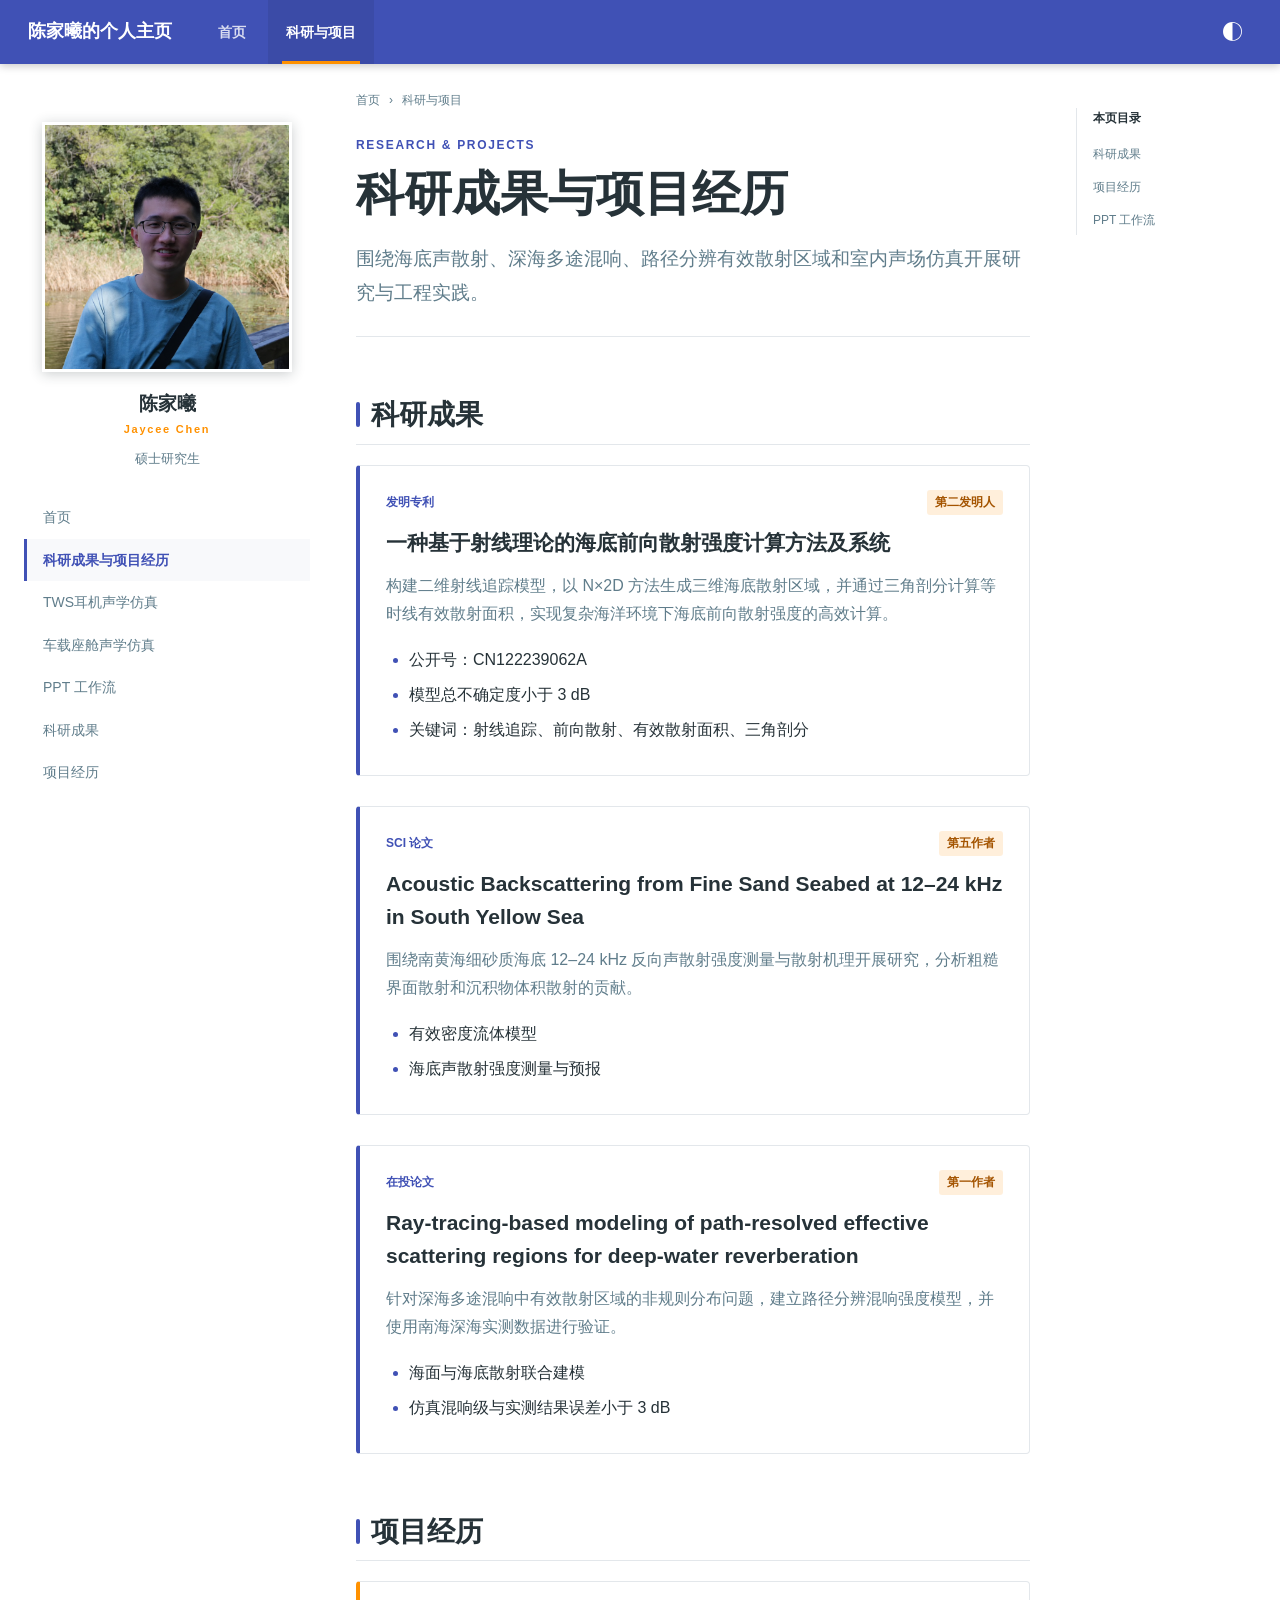
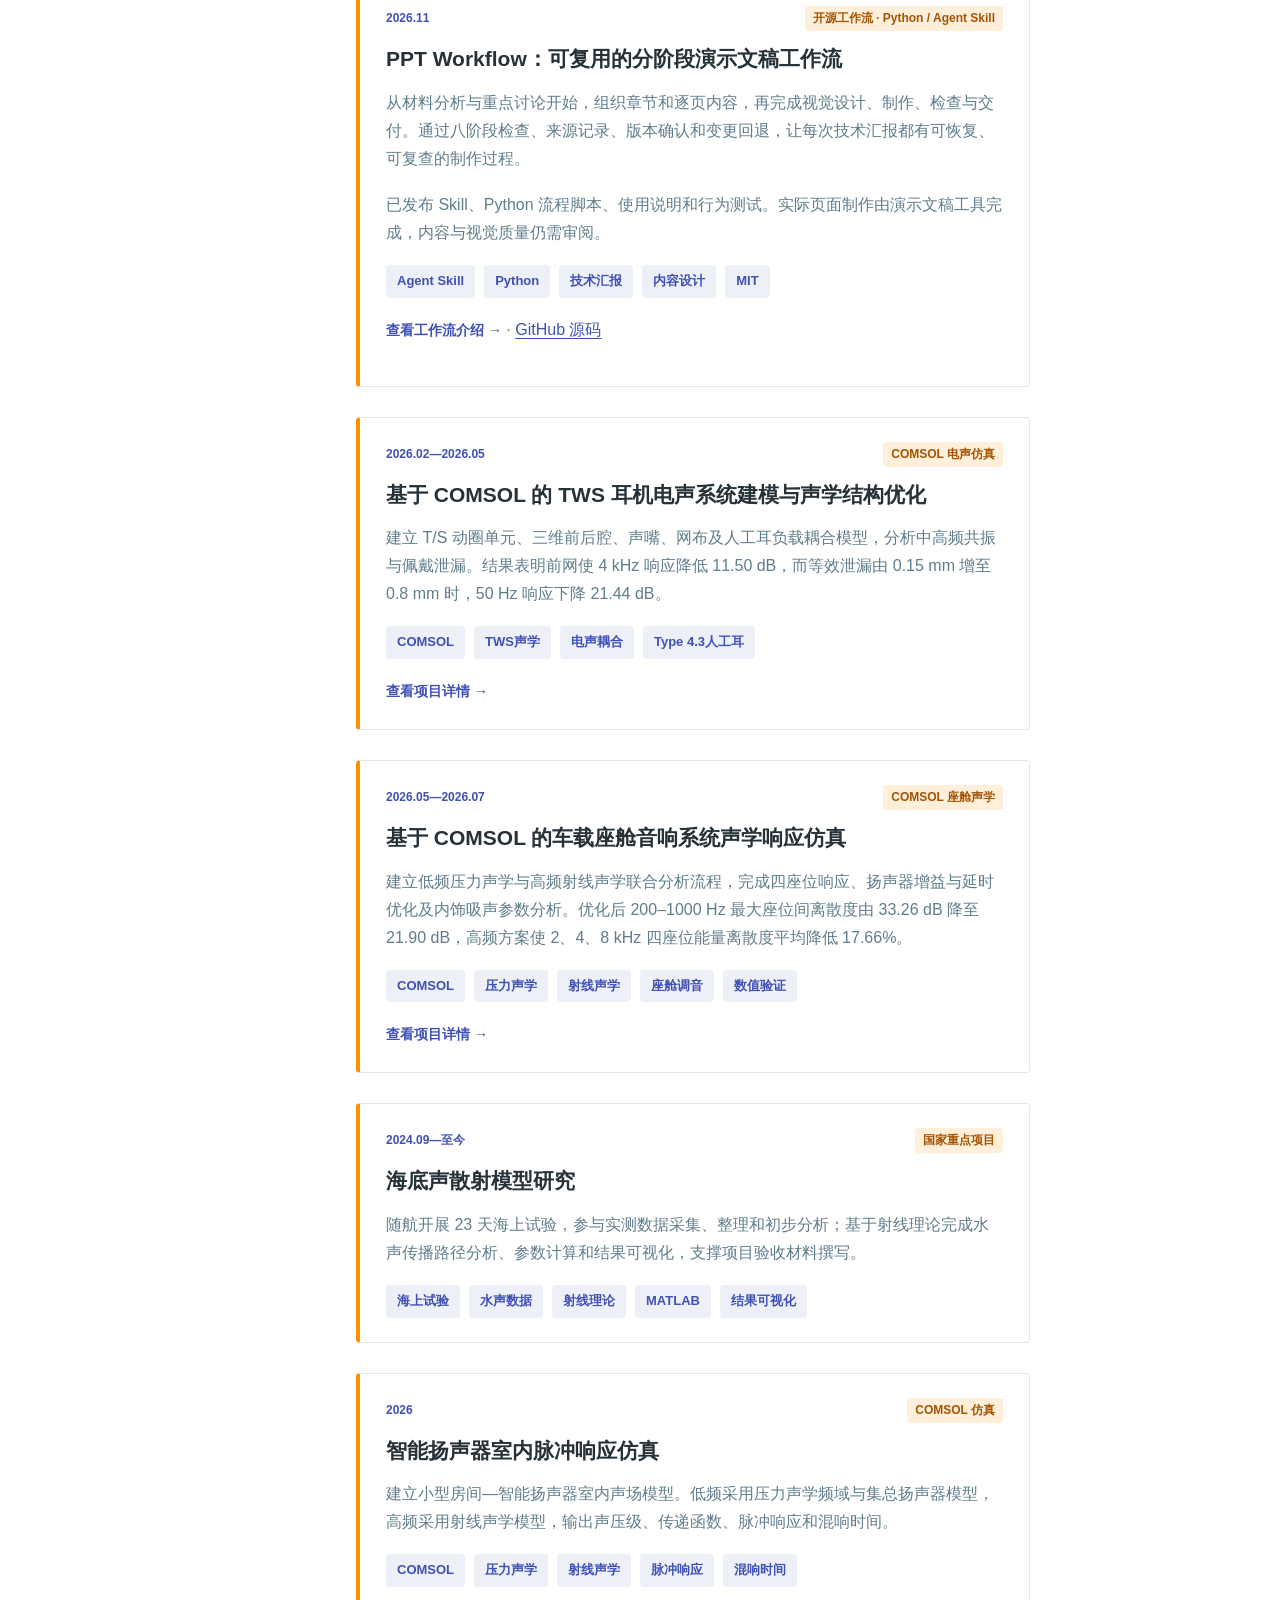
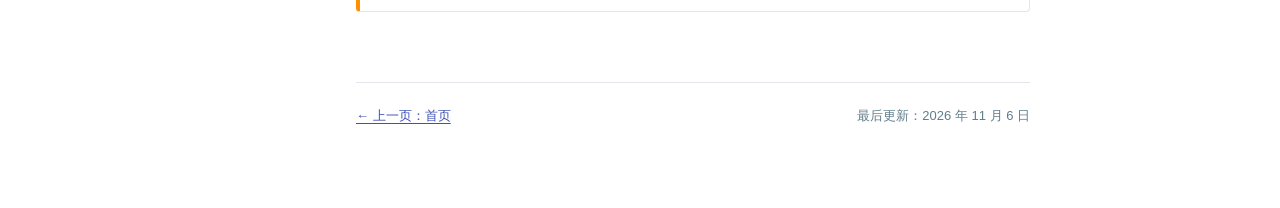
<file: research.html>
<!doctype html>
<html lang="zh-CN">
  <head>
    <meta charset="utf-8" />
    <meta name="viewport" content="width=device-width, initial-scale=1" />
    <title>科研与项目 | 陈家曦</title>
    <meta name="description" content="陈家曦的科研成果与项目经历，包括海底声散射、深海混响、TWS电声仿真和车载座舱声学仿真。" />
    <meta name="theme-color" content="#4051b5" />
    <link rel="stylesheet" href="styles.css" />
    <script src="script.js" defer></script>
  </head>
  <body>
    <header class="topbar">
      <div class="topbar-inner">
        <button class="menu-button" type="button" aria-label="打开目录" aria-expanded="false">☰</button>
        <a class="site-title" href="index.html">陈家曦的个人主页</a>
        <nav class="top-nav" aria-label="页面导航">
          <a href="index.html">首页</a>
          <a class="active" href="research.html">科研与项目</a>
        </nav>
        <button class="theme-button" type="button" aria-label="切换明暗主题">◐</button>
      </div>
    </header>

    <div class="page-shell">
      <aside class="sidebar" aria-label="网站目录">
        <div class="profile-summary">
          <img src="profile-ai-headshot-relaxed.png?v=20261017" alt="陈家曦个人照片" width="250" height="250" />
          <strong>陈家曦</strong>
          <span>Jaycee Chen</span>
          <p>硕士研究生</p>
        </div>
        <nav class="side-nav">
          <a href="index.html">首页</a>
          <a class="active" href="research.html">科研成果与项目经历</a>
          <a href="tws-acoustics.html">TWS耳机声学仿真</a>
          <a href="car-cabin-acoustics.html">车载座舱声学仿真</a>
          <a href="ppt-workflow.html">PPT 工作流</a>
          <a href="#research">科研成果</a>
          <a href="#projects">项目经历</a>
        </nav>
      </aside>

      <main class="document">
        <div class="breadcrumbs"><a href="index.html">首页</a><span>›</span><span>科研与项目</span></div>
        <article>
          <header class="page-heading">
            <p class="eyebrow">RESEARCH & PROJECTS</p>
            <h1>科研成果与项目经历</h1>
            <p class="page-lead">围绕海底声散射、深海多途混响、路径分辨有效散射区域和室内声场仿真开展研究与工程实践。</p>
          </header>

          <section id="research">
            <h2>科研成果</h2>

            <article class="entry">
              <div class="entry-meta"><span>发明专利</span><strong>第二发明人</strong></div>
              <h3>一种基于射线理论的海底前向散射强度计算方法及系统</h3>
              <p>
                构建二维射线追踪模型，以 N×2D 方法生成三维海底散射区域，并通过三角剖分计算等时线有效散射面积，实现复杂海洋环境下海底前向散射强度的高效计算。
              </p>
              <ul>
                <li>公开号：CN122239062A</li>
                <li>模型总不确定度小于 3 dB</li>
                <li>关键词：射线追踪、前向散射、有效散射面积、三角剖分</li>
              </ul>
            </article>

            <article class="entry">
              <div class="entry-meta"><span>SCI 论文</span><strong>第五作者</strong></div>
              <h3>Acoustic Backscattering from Fine Sand Seabed at 12–24 kHz in South Yellow Sea</h3>
              <p>
                围绕南黄海细砂质海底 12–24 kHz 反向声散射强度测量与散射机理开展研究，分析粗糙界面散射和沉积物体积散射的贡献。
              </p>
              <ul>
                <li>有效密度流体模型</li>
                <li>海底声散射强度测量与预报</li>
              </ul>
            </article>

            <article class="entry">
              <div class="entry-meta"><span>在投论文</span><strong>第一作者</strong></div>
              <h3>Ray-tracing-based modeling of path-resolved effective scattering regions for deep-water reverberation</h3>
              <p>
                针对深海多途混响中有效散射区域的非规则分布问题，建立路径分辨混响强度模型，并使用南海深海实测数据进行验证。
              </p>
              <ul>
                <li>海面与海底散射联合建模</li>
                <li>仿真混响级与实测结果误差小于 3 dB</li>
              </ul>
            </article>
          </section>

          <section id="projects">
            <h2>项目经历</h2>

            <article class="entry project-entry" id="ppt-workflow">
              <div class="entry-meta"><span>2026.11</span><strong>开源工作流 · Python / Agent Skill</strong></div>
              <h3>PPT Workflow：可复用的分阶段演示文稿工作流</h3>
              <p>从材料分析与重点讨论开始，组织章节和逐页内容，再完成视觉设计、制作、检查与交付。通过八阶段检查、来源记录、版本确认和变更回退，让每次技术汇报都有可恢复、可复查的制作过程。</p>
              <p>已发布 Skill、Python 流程脚本、使用说明和行为测试。实际页面制作由演示文稿工具完成，内容与视觉质量仍需审阅。</p>
              <div class="tag-list compact"><span>Agent Skill</span><span>Python</span><span>技术汇报</span><span>内容设计</span><span>MIT</span></div>
              <p><a class="entry-link" href="ppt-workflow.html">查看工作流介绍 →</a> · <a href="https://github.com/JesseChen26/ppt-workflow">GitHub 源码</a></p>
            </article>

            <article class="entry project-entry">
              <div class="entry-meta"><span>2026.02—2026.05</span><strong>COMSOL 电声仿真</strong></div>
              <h3>基于 COMSOL 的 TWS 耳机电声系统建模与声学结构优化</h3>
              <p>
                建立 T/S 动圈单元、三维前后腔、声嘴、网布及人工耳负载耦合模型，分析中高频共振与佩戴泄漏。结果表明前网使 4 kHz 响应降低 11.50 dB，而等效泄漏由 0.15 mm 增至 0.8 mm 时，50 Hz 响应下降 21.44 dB。
              </p>
              <div class="tag-list compact">
                <span>COMSOL</span><span>TWS声学</span><span>电声耦合</span><span>Type 4.3人工耳</span>
              </div>
              <a class="entry-link" href="tws-acoustics.html">查看项目详情 →</a>
            </article>

            <article class="entry project-entry">
              <div class="entry-meta"><span>2026.05—2026.07</span><strong>COMSOL 座舱声学</strong></div>
              <h3>基于 COMSOL 的车载座舱音响系统声学响应仿真</h3>
              <p>
                建立低频压力声学与高频射线声学联合分析流程，完成四座位响应、扬声器增益与延时优化及内饰吸声参数分析。优化后 200–1000 Hz 最大座位间离散度由 33.26 dB 降至 21.90 dB，高频方案使 2、4、8 kHz 四座位能量离散度平均降低 17.66%。
              </p>
              <div class="tag-list compact">
                <span>COMSOL</span><span>压力声学</span><span>射线声学</span><span>座舱调音</span><span>数值验证</span>
              </div>
              <a class="entry-link" href="car-cabin-acoustics.html">查看项目详情 →</a>
            </article>

            <article class="entry project-entry">
              <div class="entry-meta"><span>2024.09—至今</span><strong>国家重点项目</strong></div>
              <h3>海底声散射模型研究</h3>
              <p>
                随航开展 23 天海上试验，参与实测数据采集、整理和初步分析；基于射线理论完成水声传播路径分析、参数计算和结果可视化，支撑项目验收材料撰写。
              </p>
              <div class="tag-list compact">
                <span>海上试验</span><span>水声数据</span><span>射线理论</span><span>MATLAB</span><span>结果可视化</span>
              </div>
            </article>

            <article class="entry project-entry">
              <div class="entry-meta"><span>2026</span><strong>COMSOL 仿真</strong></div>
              <h3>智能扬声器室内脉冲响应仿真</h3>
              <p>
                建立小型房间—智能扬声器室内声场模型。低频采用压力声学频域与集总扬声器模型，高频采用射线声学模型，输出声压级、传递函数、脉冲响应和混响时间。
              </p>
              <div class="tag-list compact">
                <span>COMSOL</span><span>压力声学</span><span>射线声学</span><span>脉冲响应</span><span>混响时间</span>
              </div>
            </article>
          </section>

          <footer class="document-footer">
            <a href="index.html">← 上一页：首页</a>
            <span>最后更新：2026 年 11 月 6 日</span>
          </footer>
        </article>
      </main>

      <aside class="toc" aria-label="本页目录">
        <strong>本页目录</strong>
        <a href="#research">科研成果</a>
        <a href="#projects">项目经历</a>
        <a href="#ppt-workflow">PPT 工作流</a>
      </aside>
    </div>
  </body>
</html>
</file>
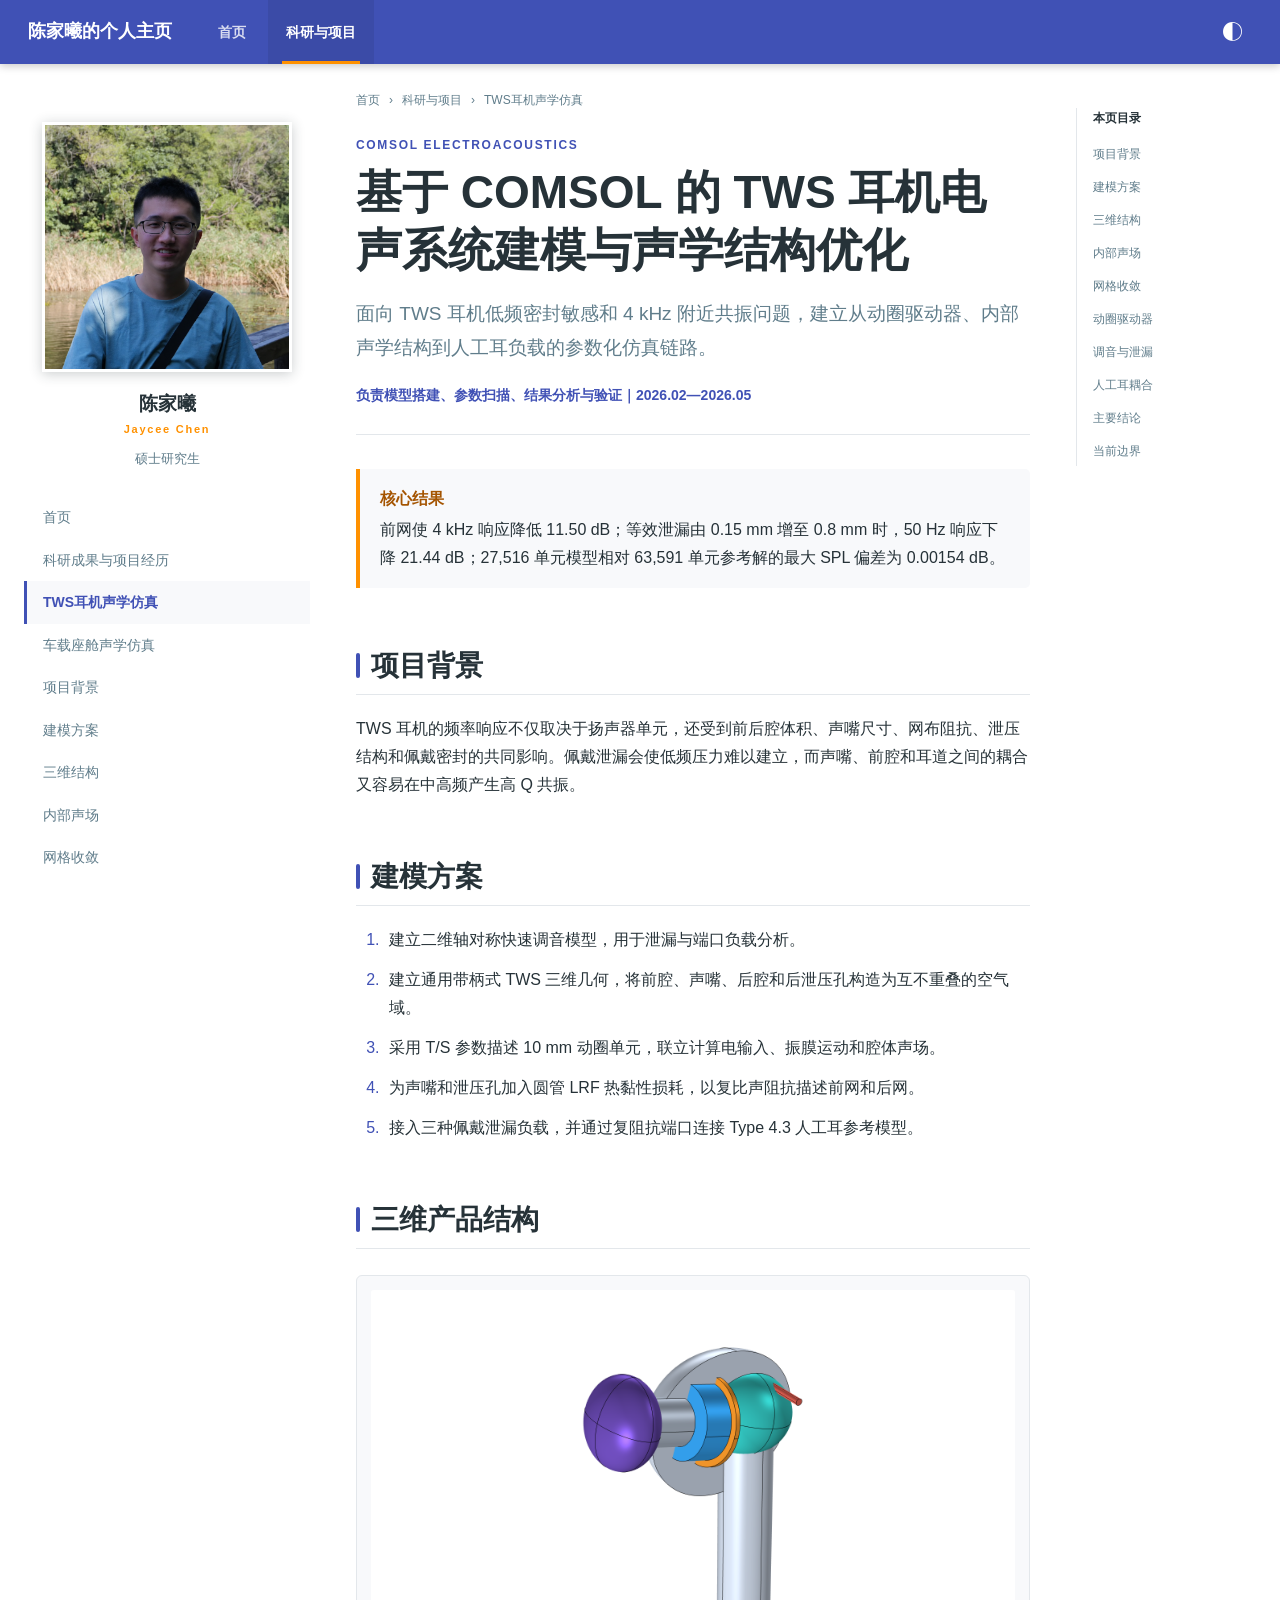
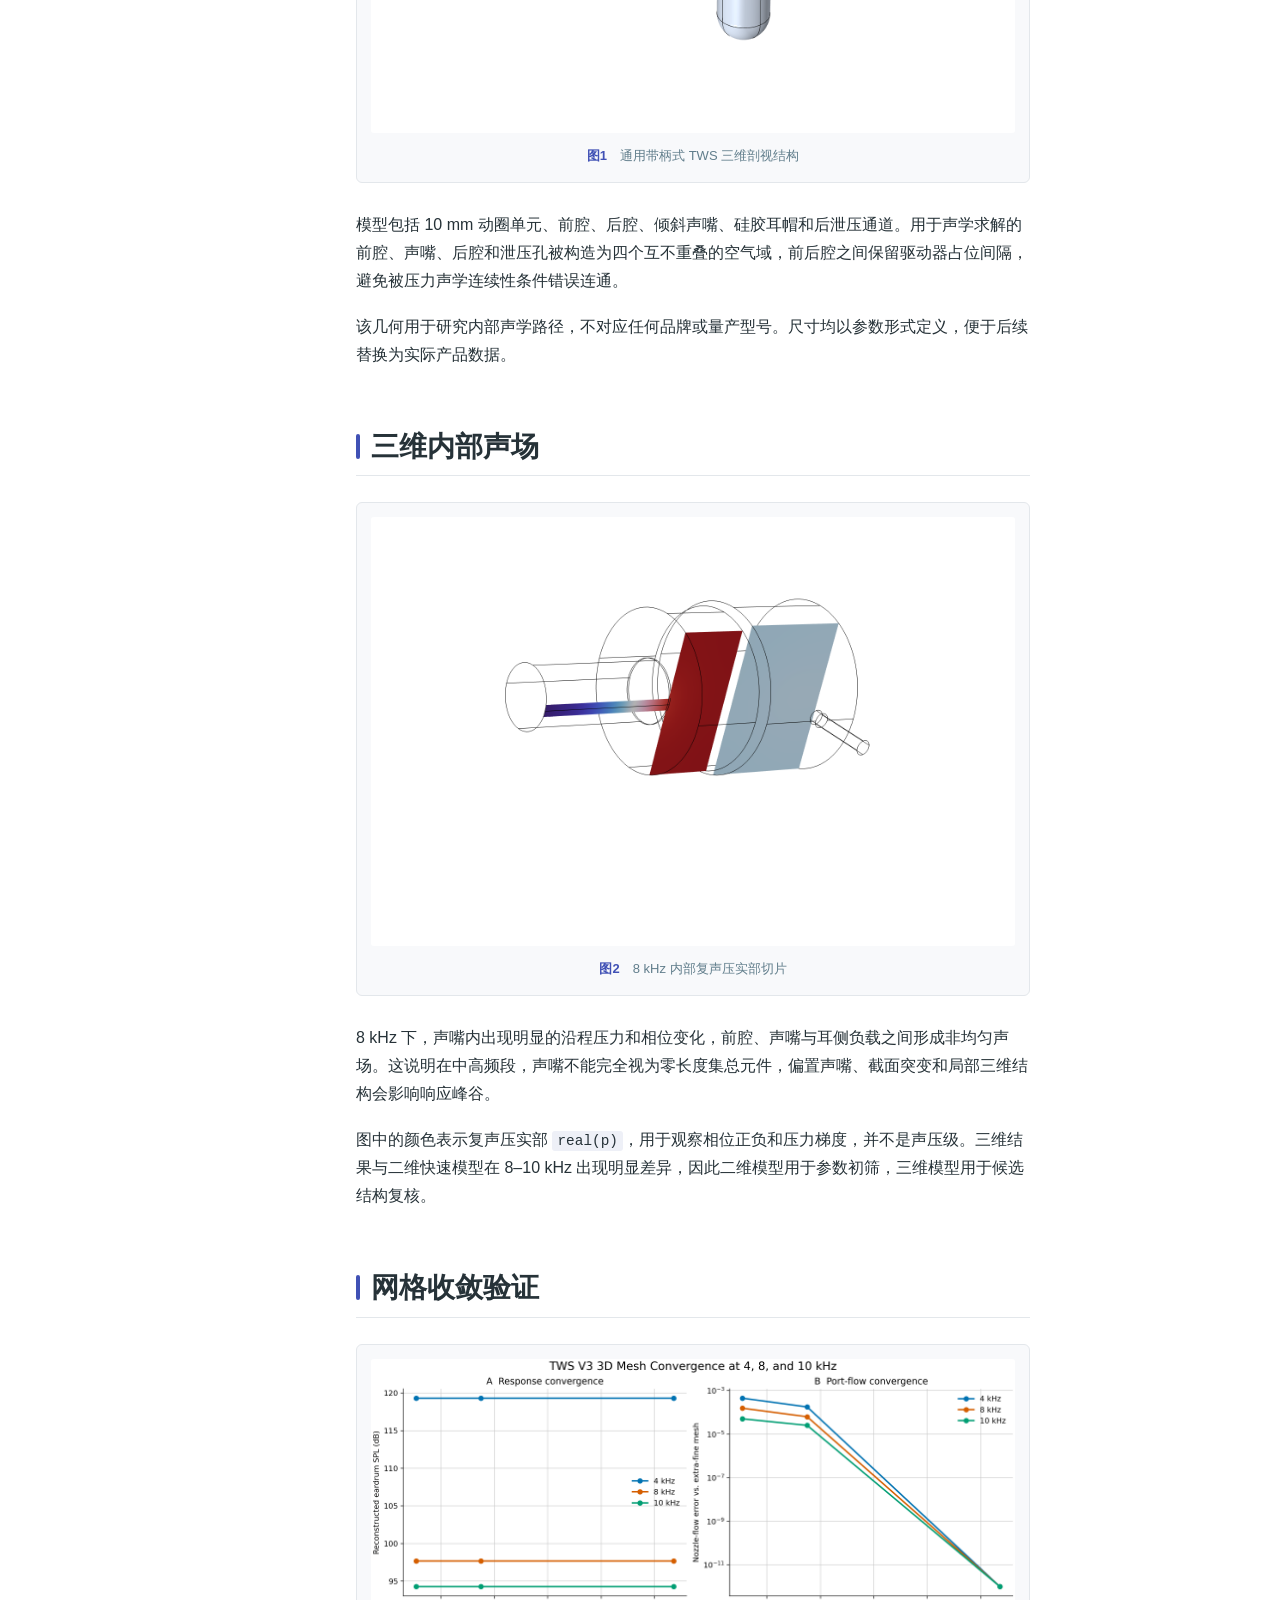
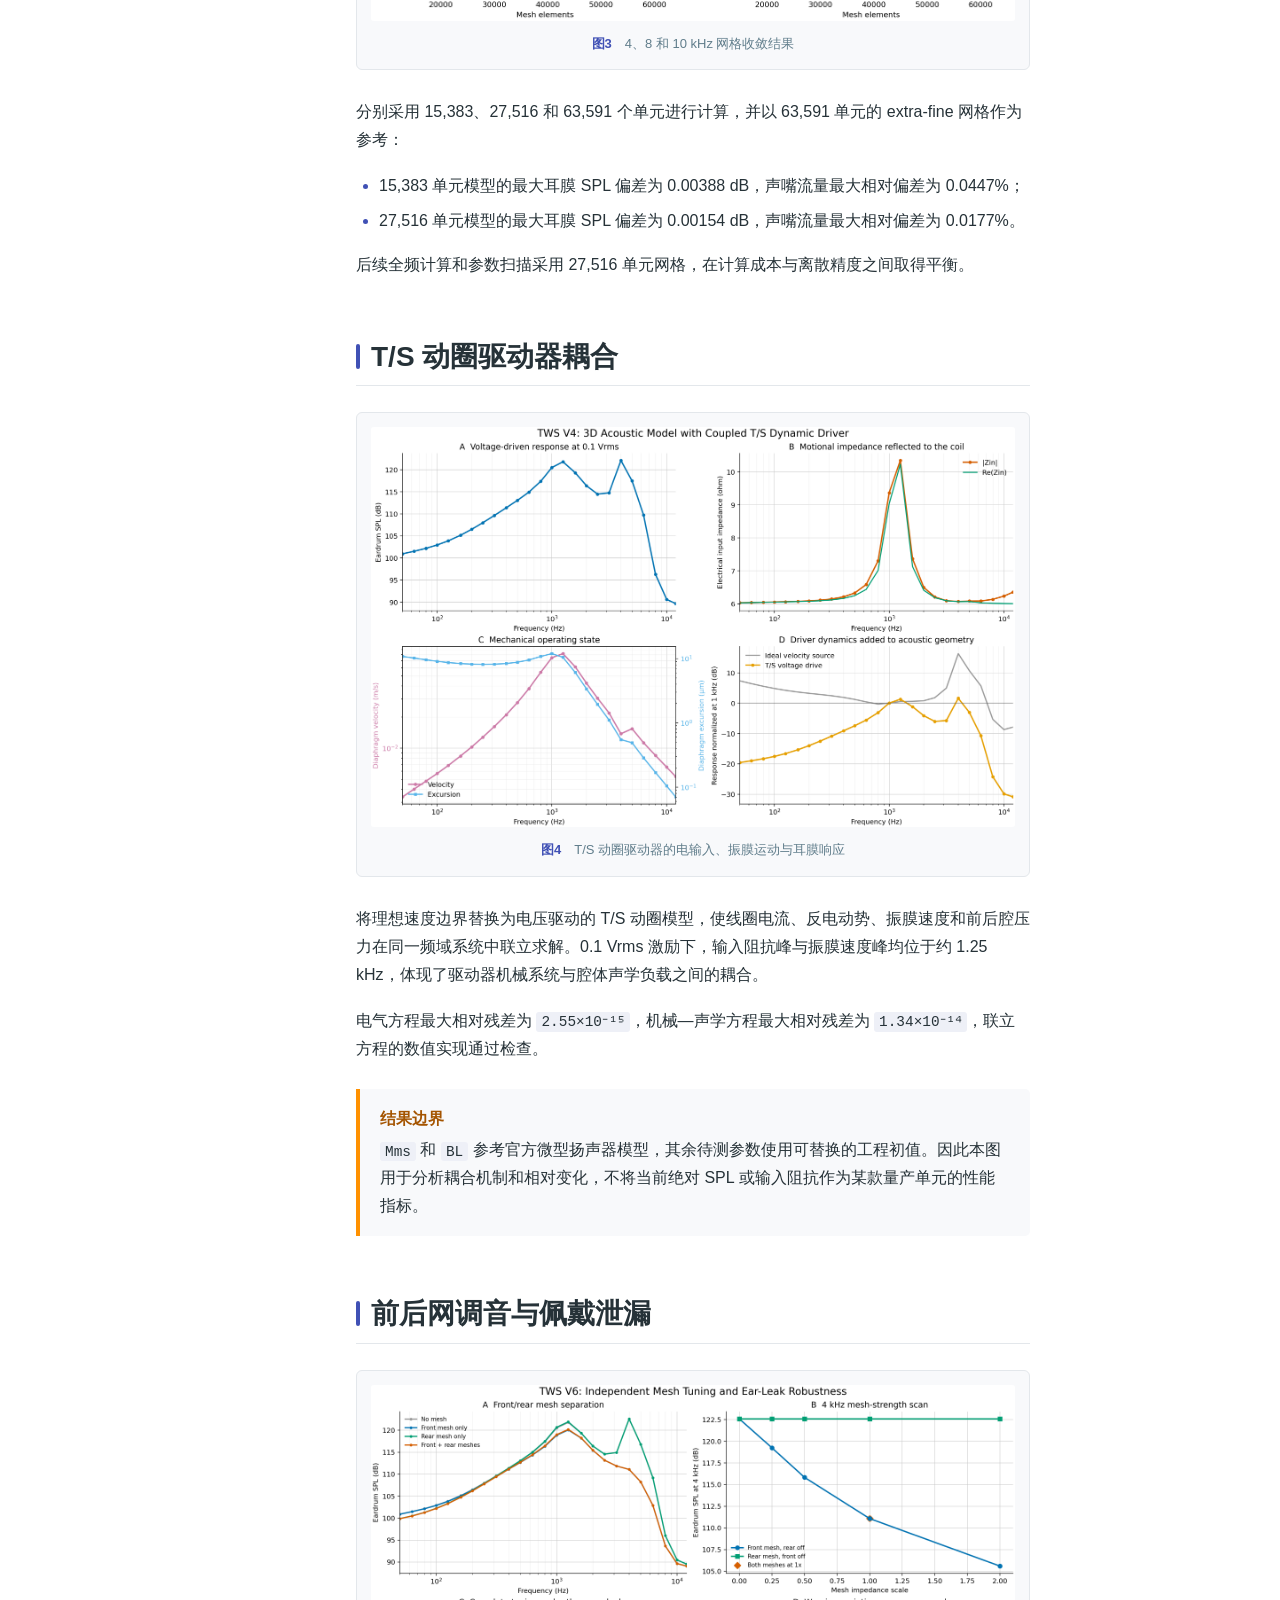
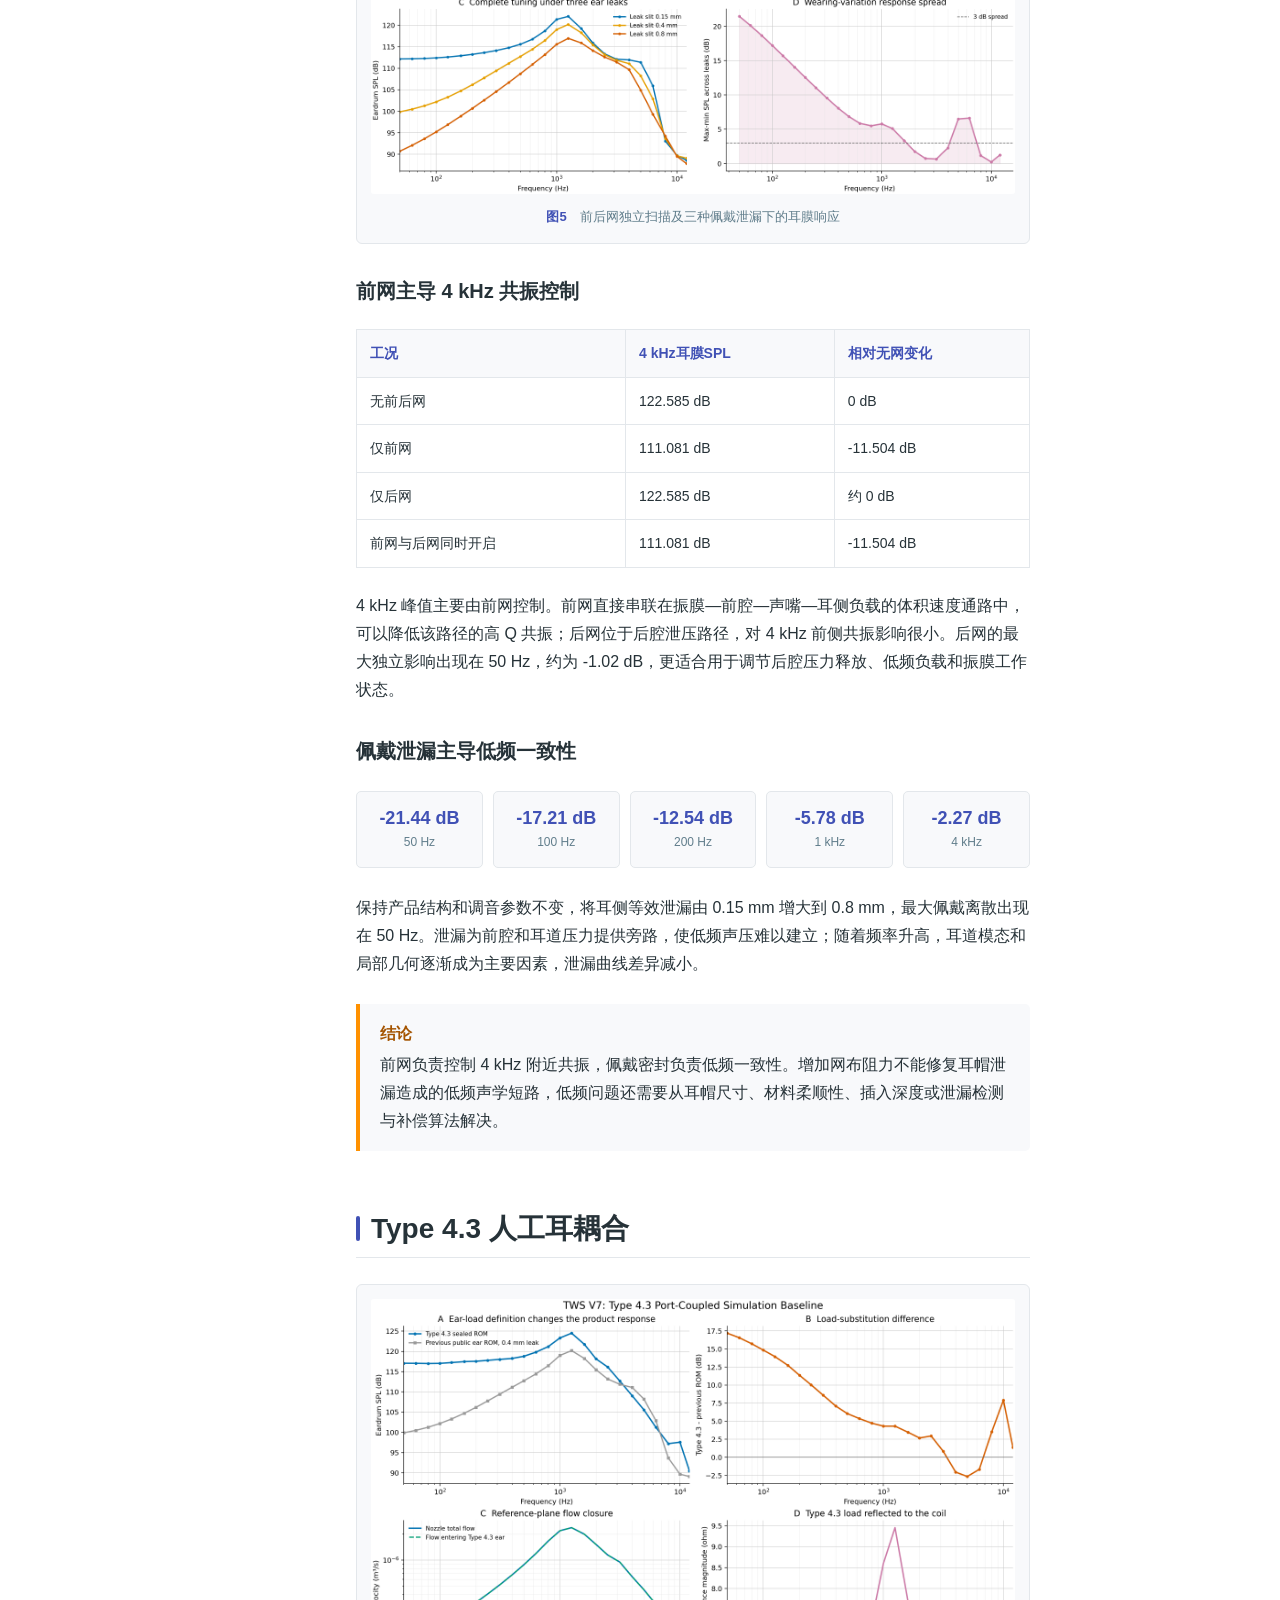
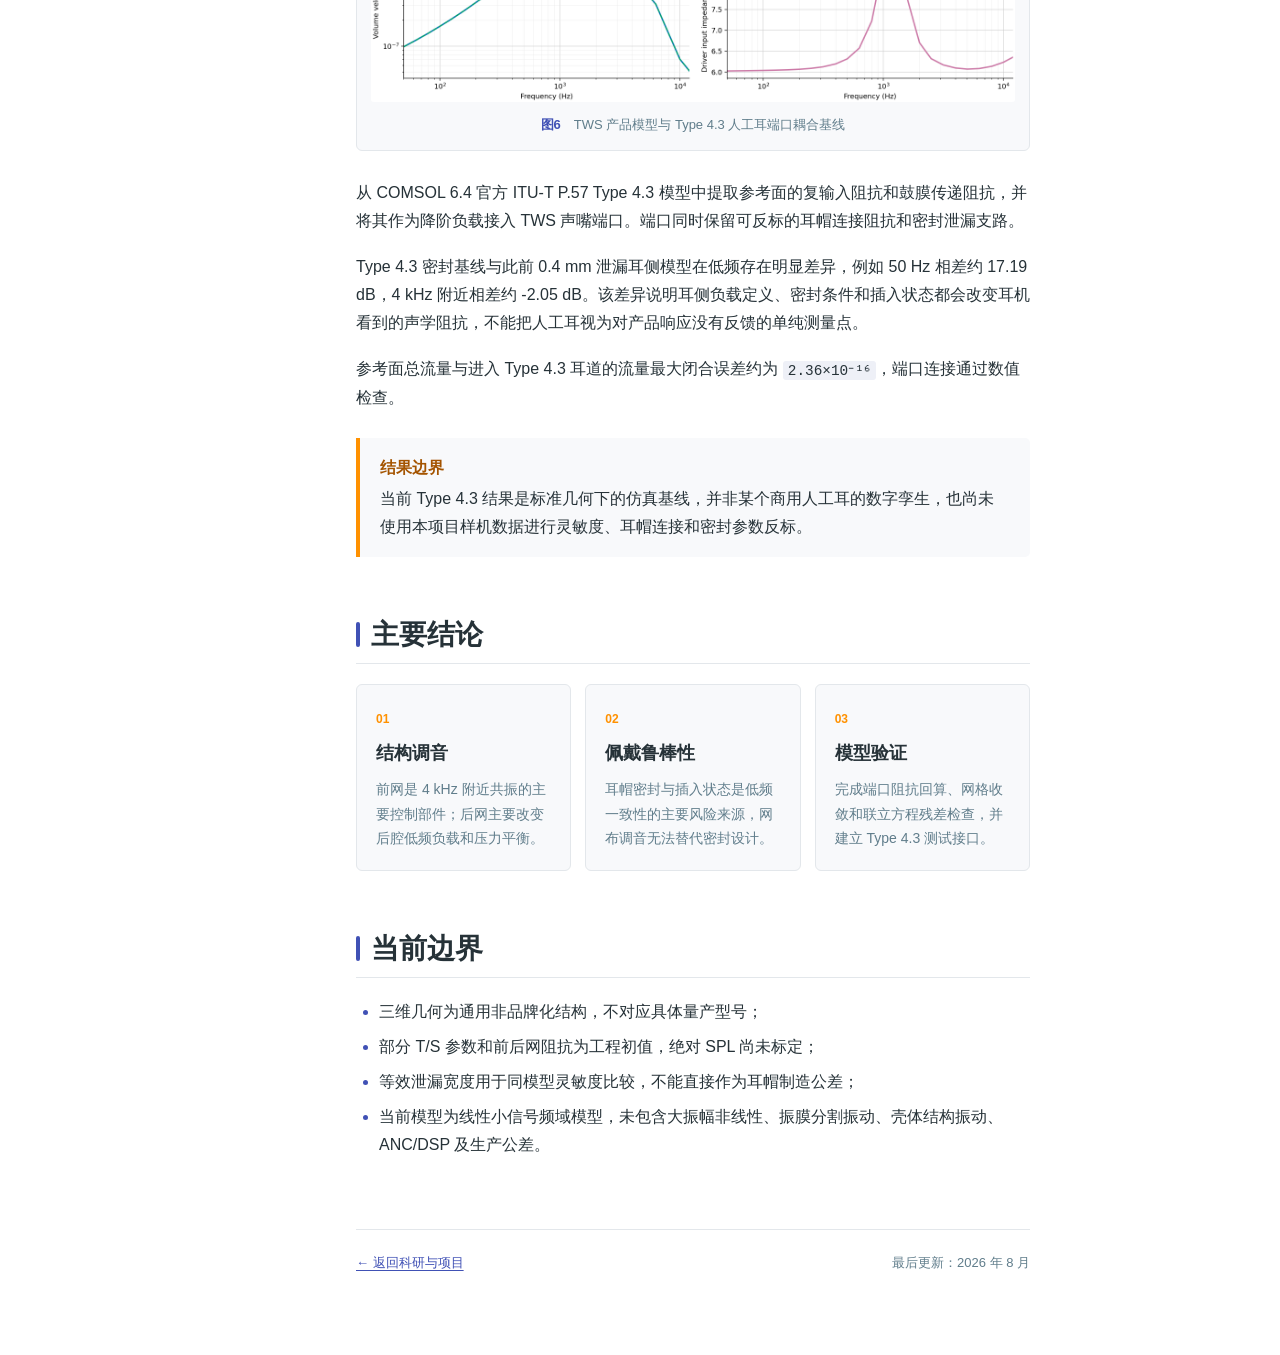
<file: tws-acoustics.html>
<!doctype html>
<html lang="zh-CN">
  <head>
    <meta charset="utf-8" />
    <meta name="viewport" content="width=device-width, initial-scale=1" />
    <title>TWS耳机电声系统建模与声学结构优化 | 陈家曦</title>
    <meta
      name="description"
      content="基于COMSOL建立TWS耳机动圈驱动器、三维声学结构与Type 4.3人工耳耦合模型，分析前后网调音和佩戴泄漏。"
    />
    <meta name="theme-color" content="#4051b5" />
    <meta property="og:title" content="TWS耳机电声系统建模与声学结构优化" />
    <meta property="og:description" content="前网使4 kHz响应降低11.50 dB，佩戴泄漏使50 Hz响应最大下降21.44 dB。" />
    <meta property="og:image" content="https://jessechen26.github.io/assets/tws/tws-v3-cutaway-geometry.png" />
    <link rel="stylesheet" href="styles.css" />
    <script src="script.js" defer></script>
  </head>
  <body>
    <header class="topbar">
      <div class="topbar-inner">
        <button class="menu-button" type="button" aria-label="打开目录" aria-expanded="false">☰</button>
        <a class="site-title" href="index.html">陈家曦的个人主页</a>
        <nav class="top-nav" aria-label="页面导航">
          <a href="index.html">首页</a>
          <a class="active" href="research.html">科研与项目</a>
        </nav>
        <button class="theme-button" type="button" aria-label="切换明暗主题">◐</button>
      </div>
    </header>

    <div class="page-shell project-page-shell">
      <aside class="sidebar" aria-label="网站目录">
        <div class="profile-summary">
          <img src="profile-ai-headshot-relaxed.png?v=20261017" alt="陈家曦个人照片" width="250" height="250" />
          <strong>陈家曦</strong>
          <span>Jaycee Chen</span>
          <p>硕士研究生</p>
        </div>
        <nav class="side-nav">
          <a href="index.html">首页</a>
          <a href="research.html">科研成果与项目经历</a>
          <a class="active" href="tws-acoustics.html">TWS耳机声学仿真</a>
          <a href="car-cabin-acoustics.html">车载座舱声学仿真</a>
          <a href="#background">项目背景</a>
          <a href="#modeling">建模方案</a>
          <a href="#structure">三维结构</a>
          <a href="#field">内部声场</a>
          <a href="#convergence">网格收敛</a>
          <a href="#driver">动圈驱动器</a>
          <a href="#tuning">调音与泄漏</a>
          <a href="#type43">人工耳耦合</a>
        </nav>
      </aside>

      <main class="document">
        <div class="breadcrumbs">
          <a href="index.html">首页</a><span>›</span><a href="research.html">科研与项目</a><span>›</span><span>TWS耳机声学仿真</span>
        </div>
        <article>
          <header class="page-heading project-heading">
            <p class="eyebrow">COMSOL ELECTROACOUSTICS</p>
            <h1>基于 COMSOL 的 TWS 耳机电声系统建模与声学结构优化</h1>
            <p class="page-lead">面向 TWS 耳机低频密封敏感和 4 kHz 附近共振问题，建立从动圈驱动器、内部声学结构到人工耳负载的参数化仿真链路。</p>
            <p class="project-meta">负责模型搭建、参数扫描、结果分析与验证｜2026.02—2026.05</p>
          </header>

          <div class="note result-note">
            <strong>核心结果</strong>
            <p>前网使 4 kHz 响应降低 11.50 dB；等效泄漏由 0.15 mm 增至 0.8 mm 时，50 Hz 响应下降 21.44 dB；27,516 单元模型相对 63,591 单元参考解的最大 SPL 偏差为 0.00154 dB。</p>
          </div>

          <section id="background">
            <h2>项目背景</h2>
            <p>TWS 耳机的频率响应不仅取决于扬声器单元，还受到前后腔体积、声嘴尺寸、网布阻抗、泄压结构和佩戴密封的共同影响。佩戴泄漏会使低频压力难以建立，而声嘴、前腔和耳道之间的耦合又容易在中高频产生高 Q 共振。</p>
          </section>

          <section id="modeling">
            <h2>建模方案</h2>
            <ol class="workflow-list">
              <li>建立二维轴对称快速调音模型，用于泄漏与端口负载分析。</li>
              <li>建立通用带柄式 TWS 三维几何，将前腔、声嘴、后腔和后泄压孔构造为互不重叠的空气域。</li>
              <li>采用 T/S 参数描述 10 mm 动圈单元，联立计算电输入、振膜运动和腔体声场。</li>
              <li>为声嘴和泄压孔加入圆管 LRF 热黏性损耗，以复比声阻抗描述前网和后网。</li>
              <li>接入三种佩戴泄漏负载，并通过复阻抗端口连接 Type 4.3 人工耳参考模型。</li>
            </ol>
          </section>

          <section id="structure">
            <h2>三维产品结构</h2>
            <figure class="project-figure">
              <img src="assets/tws/tws-v3-cutaway-geometry.png" alt="通用带柄式TWS三维剖视结构" loading="lazy" />
              <figcaption><strong>图1</strong>　通用带柄式 TWS 三维剖视结构</figcaption>
            </figure>
            <p>模型包括 10 mm 动圈单元、前腔、后腔、倾斜声嘴、硅胶耳帽和后泄压通道。用于声学求解的前腔、声嘴、后腔和泄压孔被构造为四个互不重叠的空气域，前后腔之间保留驱动器占位间隔，避免被压力声学连续性条件错误连通。</p>
            <p>该几何用于研究内部声学路径，不对应任何品牌或量产型号。尺寸均以参数形式定义，便于后续替换为实际产品数据。</p>
          </section>

          <section id="field">
            <h2>三维内部声场</h2>
            <figure class="project-figure">
              <img src="assets/tws/tws-v3-pressure-field-8000hz.png" alt="8 kHz内部复声压实部切片" loading="lazy" />
              <figcaption><strong>图2</strong>　8 kHz 内部复声压实部切片</figcaption>
            </figure>
            <p>8 kHz 下，声嘴内出现明显的沿程压力和相位变化，前腔、声嘴与耳侧负载之间形成非均匀声场。这说明在中高频段，声嘴不能完全视为零长度集总元件，偏置声嘴、截面突变和局部三维结构会影响响应峰谷。</p>
            <p>图中的颜色表示复声压实部 <code>real(p)</code>，用于观察相位正负和压力梯度，并不是声压级。三维结果与二维快速模型在 8–10 kHz 出现明显差异，因此二维模型用于参数初筛，三维模型用于候选结构复核。</p>
          </section>

          <section id="convergence">
            <h2>网格收敛验证</h2>
            <figure class="project-figure figure-wide">
              <img src="assets/tws/tws-v3-mesh-convergence.png" alt="4、8和10 kHz网格收敛结果" loading="lazy" />
              <figcaption><strong>图3</strong>　4、8 和 10 kHz 网格收敛结果</figcaption>
            </figure>
            <p>分别采用 15,383、27,516 和 63,591 个单元进行计算，并以 63,591 单元的 extra-fine 网格作为参考：</p>
            <ul>
              <li>15,383 单元模型的最大耳膜 SPL 偏差为 0.00388 dB，声嘴流量最大相对偏差为 0.0447%；</li>
              <li>27,516 单元模型的最大耳膜 SPL 偏差为 0.00154 dB，声嘴流量最大相对偏差为 0.0177%。</li>
            </ul>
            <p>后续全频计算和参数扫描采用 27,516 单元网格，在计算成本与离散精度之间取得平衡。</p>
          </section>

          <section id="driver">
            <h2>T/S 动圈驱动器耦合</h2>
            <figure class="project-figure figure-wide">
              <img src="assets/tws/tws-v4-ts-driver-summary.png" alt="T/S动圈驱动器的电输入、振膜运动与耳膜响应" loading="lazy" />
              <figcaption><strong>图4</strong>　T/S 动圈驱动器的电输入、振膜运动与耳膜响应</figcaption>
            </figure>
            <p>将理想速度边界替换为电压驱动的 T/S 动圈模型，使线圈电流、反电动势、振膜速度和前后腔压力在同一频域系统中联立求解。0.1 Vrms 激励下，输入阻抗峰与振膜速度峰均位于约 1.25 kHz，体现了驱动器机械系统与腔体声学负载之间的耦合。</p>
            <p>电气方程最大相对残差为 <code>2.55×10⁻¹⁵</code>，机械—声学方程最大相对残差为 <code>1.34×10⁻¹⁴</code>，联立方程的数值实现通过检查。</p>
            <div class="note caution-note">
              <strong>结果边界</strong>
              <p><code>Mms</code> 和 <code>BL</code> 参考官方微型扬声器模型，其余待测参数使用可替换的工程初值。因此本图用于分析耦合机制和相对变化，不将当前绝对 SPL 或输入阻抗作为某款量产单元的性能指标。</p>
            </div>
          </section>

          <section id="tuning">
            <h2>前后网调音与佩戴泄漏</h2>
            <figure class="project-figure figure-wide">
              <img src="assets/tws/tws-v6-mesh-leak-robustness.png" alt="前后网独立扫描及三种佩戴泄漏下的耳膜响应" loading="lazy" />
              <figcaption><strong>图5</strong>　前后网独立扫描及三种佩戴泄漏下的耳膜响应</figcaption>
            </figure>

            <h3>前网主导 4 kHz 共振控制</h3>
            <div class="table-scroll">
              <table>
                <thead><tr><th>工况</th><th>4 kHz耳膜SPL</th><th>相对无网变化</th></tr></thead>
                <tbody>
                  <tr><td>无前后网</td><td>122.585 dB</td><td>0 dB</td></tr>
                  <tr><td>仅前网</td><td>111.081 dB</td><td>-11.504 dB</td></tr>
                  <tr><td>仅后网</td><td>122.585 dB</td><td>约 0 dB</td></tr>
                  <tr><td>前网与后网同时开启</td><td>111.081 dB</td><td>-11.504 dB</td></tr>
                </tbody>
              </table>
            </div>
            <p>4 kHz 峰值主要由前网控制。前网直接串联在振膜—前腔—声嘴—耳侧负载的体积速度通路中，可以降低该路径的高 Q 共振；后网位于后腔泄压路径，对 4 kHz 前侧共振影响很小。后网的最大独立影响出现在 50 Hz，约为 -1.02 dB，更适合用于调节后腔压力释放、低频负载和振膜工作状态。</p>

            <h3>佩戴泄漏主导低频一致性</h3>
            <div class="result-grid" aria-label="不同频率的泄漏响应变化">
              <div><strong>-21.44 dB</strong><span>50 Hz</span></div>
              <div><strong>-17.21 dB</strong><span>100 Hz</span></div>
              <div><strong>-12.54 dB</strong><span>200 Hz</span></div>
              <div><strong>-5.78 dB</strong><span>1 kHz</span></div>
              <div><strong>-2.27 dB</strong><span>4 kHz</span></div>
            </div>
            <p>保持产品结构和调音参数不变，将耳侧等效泄漏由 0.15 mm 增大到 0.8 mm，最大佩戴离散出现在 50 Hz。泄漏为前腔和耳道压力提供旁路，使低频声压难以建立；随着频率升高，耳道模态和局部几何逐渐成为主要因素，泄漏曲线差异减小。</p>
            <div class="note result-note">
              <strong>结论</strong>
              <p>前网负责控制 4 kHz 附近共振，佩戴密封负责低频一致性。增加网布阻力不能修复耳帽泄漏造成的低频声学短路，低频问题还需要从耳帽尺寸、材料柔顺性、插入深度或泄漏检测与补偿算法解决。</p>
            </div>
          </section>

          <section id="type43">
            <h2>Type 4.3 人工耳耦合</h2>
            <figure class="project-figure figure-wide">
              <img src="assets/tws/tws-v7-type43-baseline.png" alt="TWS产品模型与Type 4.3人工耳端口耦合基线" loading="lazy" />
              <figcaption><strong>图6</strong>　TWS 产品模型与 Type 4.3 人工耳端口耦合基线</figcaption>
            </figure>
            <p>从 COMSOL 6.4 官方 ITU-T P.57 Type 4.3 模型中提取参考面的复输入阻抗和鼓膜传递阻抗，并将其作为降阶负载接入 TWS 声嘴端口。端口同时保留可反标的耳帽连接阻抗和密封泄漏支路。</p>
            <p>Type 4.3 密封基线与此前 0.4 mm 泄漏耳侧模型在低频存在明显差异，例如 50 Hz 相差约 17.19 dB，4 kHz 附近相差约 -2.05 dB。该差异说明耳侧负载定义、密封条件和插入状态都会改变耳机看到的声学阻抗，不能把人工耳视为对产品响应没有反馈的单纯测量点。</p>
            <p>参考面总流量与进入 Type 4.3 耳道的流量最大闭合误差约为 <code>2.36×10⁻¹⁶</code>，端口连接通过数值检查。</p>
            <div class="note caution-note">
              <strong>结果边界</strong>
              <p>当前 Type 4.3 结果是标准几何下的仿真基线，并非某个商用人工耳的数字孪生，也尚未使用本项目样机数据进行灵敏度、耳帽连接和密封参数反标。</p>
            </div>
          </section>

          <section id="conclusions">
            <h2>主要结论</h2>
            <div class="conclusion-grid">
              <article>
                <span>01</span>
                <h3>结构调音</h3>
                <p>前网是 4 kHz 附近共振的主要控制部件；后网主要改变后腔低频负载和压力平衡。</p>
              </article>
              <article>
                <span>02</span>
                <h3>佩戴鲁棒性</h3>
                <p>耳帽密封与插入状态是低频一致性的主要风险来源，网布调音无法替代密封设计。</p>
              </article>
              <article>
                <span>03</span>
                <h3>模型验证</h3>
                <p>完成端口阻抗回算、网格收敛和联立方程残差检查，并建立 Type 4.3 测试接口。</p>
              </article>
            </div>
          </section>

          <section id="limitations">
            <h2>当前边界</h2>
            <ul>
              <li>三维几何为通用非品牌化结构，不对应具体量产型号；</li>
              <li>部分 T/S 参数和前后网阻抗为工程初值，绝对 SPL 尚未标定；</li>
              <li>等效泄漏宽度用于同模型灵敏度比较，不能直接作为耳帽制造公差；</li>
              <li>当前模型为线性小信号频域模型，未包含大振幅非线性、振膜分割振动、壳体结构振动、ANC/DSP 及生产公差。</li>
            </ul>
          </section>

          <footer class="document-footer">
            <a href="research.html">← 返回科研与项目</a>
            <span>最后更新：2026 年 8 月</span>
          </footer>
        </article>
      </main>

      <aside class="toc" aria-label="本页目录">
        <strong>本页目录</strong>
        <a href="#background">项目背景</a>
        <a href="#modeling">建模方案</a>
        <a href="#structure">三维结构</a>
        <a href="#field">内部声场</a>
        <a href="#convergence">网格收敛</a>
        <a href="#driver">动圈驱动器</a>
        <a href="#tuning">调音与泄漏</a>
        <a href="#type43">人工耳耦合</a>
        <a href="#conclusions">主要结论</a>
        <a href="#limitations">当前边界</a>
      </aside>
    </div>
  </body>
</html>
</file>
<file: styles.css>
:root {
  --primary: #4051b5;
  --primary-dark: #303f9f;
  --accent: #ff9100;
  --background: #ffffff;
  --surface: #f8f9fb;
  --text: #263238;
  --muted: #607d8b;
  --line: #e3e7eb;
  --code: #eef0f7;
  --header-height: 64px;
}

html[data-theme="dark"] {
  --primary: #536dfe;
  --primary-dark: #3f51b5;
  --background: #1e2127;
  --surface: #252930;
  --text: #e7e9ec;
  --muted: #aab3bd;
  --line: #373c45;
  --code: #2d323b;
}

* { box-sizing: border-box; }
html { scroll-behavior: smooth; scroll-padding-top: calc(var(--header-height) + 24px); }

body {
  margin: 0;
  color: var(--text);
  background: var(--background);
  font-family: -apple-system, BlinkMacSystemFont, "Segoe UI", "Noto Sans SC", "Microsoft YaHei", sans-serif;
  font-size: 16px;
  line-height: 1.75;
}

a { color: var(--primary); text-underline-offset: 3px; }
a:hover { color: var(--accent); }

.topbar {
  position: sticky;
  z-index: 20;
  top: 0;
  height: var(--header-height);
  color: #fff;
  background: var(--primary);
  box-shadow: 0 2px 8px rgba(0, 0, 0, 0.22);
}

.topbar-inner {
  display: flex;
  width: min(100%, 1440px);
  height: 100%;
  align-items: center;
  gap: 28px;
  margin: 0 auto;
  padding: 0 28px;
}

.site-title {
  color: #fff;
  font-size: 18px;
  font-weight: 700;
  text-decoration: none;
}

.site-title:hover { color: #fff; }

.top-nav {
  display: flex;
  height: 100%;
  align-items: stretch;
  gap: 4px;
}

.top-nav a {
  display: flex;
  position: relative;
  align-items: center;
  padding: 0 18px;
  color: rgba(255, 255, 255, 0.8);
  font-size: 14px;
  font-weight: 600;
  text-decoration: none;
}

.top-nav a:hover, .top-nav a.active { color: #fff; background: rgba(0, 0, 0, 0.08); }
.top-nav a.active::after { position: absolute; right: 14px; bottom: 0; left: 14px; height: 3px; content: ""; background: var(--accent); }

.theme-button, .menu-button {
  width: 40px;
  height: 40px;
  border: 0;
  border-radius: 50%;
  color: #fff;
  background: transparent;
  cursor: pointer;
  font-size: 21px;
}

.theme-button { margin-left: auto; }
.theme-button:hover, .menu-button:hover { background: rgba(0, 0, 0, 0.12); }
.menu-button { display: none; }

.page-shell {
  display: grid;
  grid-template-columns: 286px minmax(0, 780px) 180px;
  gap: 46px;
  width: min(100% - 48px, 1320px);
  margin: 0 auto;
}

.sidebar, .toc { position: sticky; top: calc(var(--header-height) + 24px); align-self: start; max-height: calc(100vh - var(--header-height) - 48px); overflow-y: auto; }
.sidebar { padding: 34px 0; }

.profile-summary {
  display: flex;
  flex-direction: column;
  align-items: center;
  padding: 0 18px 26px;
  text-align: center;
}

.profile-summary img {
  width: 250px;
  height: 250px;
  margin-bottom: 15px;
  border: 3px solid var(--background);
  border-radius: 0;
  object-fit: cover;
  object-position: center 30%;
  box-shadow: 0 2px 12px rgba(38, 50, 56, 0.24);
  transform: scale(1);
}

.profile-summary strong { font-size: 19px; }
.profile-summary > span { color: var(--accent); font-size: 11px; font-weight: 700; letter-spacing: 0.16em; text-transform: none; }
.profile-summary p { margin: 8px 0 0; color: var(--muted); font-size: 13px; }

.side-nav { display: grid; }

.side-nav a {
  padding: 9px 16px;
  border-left: 3px solid transparent;
  color: var(--muted);
  font-size: 14px;
  font-weight: 500;
  text-decoration: none;
}

.side-nav a:hover { color: var(--primary); background: var(--surface); }
.side-nav a.active { border-left-color: var(--primary); color: var(--primary); background: var(--surface); font-weight: 700; }

.document { min-width: 0; padding: 26px 0 80px; }
.breadcrumbs { display: flex; gap: 9px; margin-bottom: 24px; color: var(--muted); font-size: 12px; }
.breadcrumbs a { color: var(--muted); text-decoration: none; }

.page-heading { margin-bottom: 34px; padding-bottom: 26px; border-bottom: 1px solid var(--line); }
.eyebrow { margin: 0 0 8px; color: var(--primary); font-size: 12px; font-weight: 800; letter-spacing: 0.14em; }
h1 { margin: 0; color: var(--text); font-size: clamp(34px, 5vw, 48px); line-height: 1.25; }
.page-lead { margin: 18px 0 0; color: var(--muted); font-size: 19px; line-height: 1.8; }

h2 { margin: 58px 0 20px; padding-bottom: 9px; border-bottom: 1px solid var(--line); color: var(--text); font-size: 28px; line-height: 1.4; }
h2::before { display: inline-block; width: 4px; height: 25px; margin-right: 11px; border-radius: 3px; content: ""; vertical-align: -3px; background: var(--primary); }
h3 { margin: 30px 0 12px; color: var(--text); font-size: 20px; }
p { margin: 0 0 18px; }
ul { padding-left: 23px; }
li { margin: 7px 0; }
li::marker { color: var(--primary); }

.note {
  margin: 26px 0;
  padding: 16px 20px;
  border-left: 4px solid var(--primary);
  border-radius: 0 5px 5px 0;
  background: var(--surface);
}

.note strong { color: var(--primary); }
.note p { margin: 3px 0 0; }

.info-list { border-top: 1px solid var(--line); }
.info-list > div { display: grid; grid-template-columns: 120px 1fr; gap: 18px; padding: 14px 4px; border-bottom: 1px solid var(--line); }
.info-list span { color: var(--muted); font-size: 14px; }

.tag-list { display: flex; flex-wrap: wrap; gap: 9px; }
.tag-list span { padding: 5px 11px; border-radius: 4px; color: var(--primary); background: var(--code); font-size: 13px; font-weight: 600; }
.tag-list.compact { margin-top: 18px; }

.entry-link {
  display: inline-flex;
  align-items: center;
  margin-top: 20px;
  font-size: 14px;
  font-weight: 700;
  text-decoration: none;
}

.project-heading h1 { font-size: clamp(32px, 4.5vw, 46px); }
.project-meta { margin: 18px 0 0; color: var(--primary); font-size: 14px; font-weight: 700; }
.result-note { border-left-color: var(--accent); }
.result-note strong { color: #a45400; }
.caution-note { border-left-color: var(--accent); }
.caution-note strong { color: #a45400; }

code {
  padding: 0.12em 0.35em;
  border-radius: 3px;
  color: var(--text);
  background: var(--code);
  font-family: "SFMono-Regular", Consolas, "Liberation Mono", monospace;
  font-size: 0.9em;
}

.workflow-list { padding-left: 28px; }
.workflow-list li { margin: 12px 0; padding-left: 5px; }

.project-figure {
  margin: 26px 0 28px;
  padding: 14px;
  border: 1px solid var(--line);
  border-radius: 6px;
  background: var(--surface);
}

.project-figure img {
  display: block;
  width: 100%;
  height: auto;
  max-height: 650px;
  border-radius: 3px;
  object-fit: contain;
  background: #fff;
}

.project-figure figcaption { margin-top: 12px; color: var(--muted); font-size: 13px; text-align: center; }
.project-figure figcaption strong { color: var(--primary); }

.table-scroll { overflow-x: auto; margin: 20px 0 24px; }
table { width: 100%; border-collapse: collapse; font-size: 14px; }
th, td { padding: 11px 13px; border: 1px solid var(--line); text-align: left; white-space: nowrap; }
th { color: var(--primary); background: var(--surface); }

.result-grid {
  display: grid;
  grid-template-columns: repeat(5, minmax(0, 1fr));
  gap: 10px;
  margin: 22px 0 26px;
}

.result-grid > div {
  display: flex;
  flex-direction: column;
  gap: 2px;
  padding: 14px 10px;
  border: 1px solid var(--line);
  border-radius: 5px;
  text-align: center;
  background: var(--surface);
}

.result-grid strong { color: var(--primary); font-size: 18px; line-height: 1.35; }
.result-grid span { color: var(--muted); font-size: 12px; }

.conclusion-grid {
  display: grid;
  grid-template-columns: repeat(3, minmax(0, 1fr));
  gap: 14px;
}

.conclusion-grid article {
  padding: 19px;
  border: 1px solid var(--line);
  border-radius: 6px;
  background: var(--surface);
}

.conclusion-grid article > span { color: var(--accent); font-size: 12px; font-weight: 800; }
.conclusion-grid h3 { margin: 6px 0 8px; font-size: 18px; }
.conclusion-grid p { margin: 0; color: var(--muted); font-size: 14px; }

.history { border-left: 2px solid var(--line); }
.history article { display: grid; position: relative; grid-template-columns: 155px 1fr; gap: 25px; padding: 5px 0 38px 26px; }
.history article::before { position: absolute; top: 9px; left: -7px; width: 10px; height: 10px; border: 2px solid var(--background); border-radius: 50%; content: ""; background: var(--primary); }
.history h3 { margin: 0 0 4px; }
.history p { margin: 0; color: var(--muted); }
.history ul { margin-bottom: 0; }
.history-time { padding-top: 4px; color: var(--primary); font-size: 12px; font-weight: 700; }

.entry { margin: 0 0 30px; padding: 24px 26px; border: 1px solid var(--line); border-left: 4px solid var(--primary); border-radius: 4px; background: var(--background); }
.entry h3 { margin: 12px 0 13px; font-size: 21px; line-height: 1.55; }
.entry p { color: var(--muted); }
.entry ul { margin-bottom: 0; }
.project-entry { border-left-color: var(--accent); }

.entry-meta { display: flex; align-items: center; justify-content: space-between; gap: 15px; font-size: 12px; }
.entry-meta span { color: var(--primary); font-weight: 800; }
.entry-meta strong { padding: 2px 8px; border-radius: 3px; color: #a45400; background: rgba(255, 145, 0, 0.14); }

.document-footer { display: flex; justify-content: space-between; gap: 20px; margin-top: 70px; padding-top: 22px; border-top: 1px solid var(--line); color: var(--muted); font-size: 13px; }

.toc { display: grid; gap: 4px; margin-top: 44px; padding-left: 16px; border-left: 1px solid var(--line); }
.toc strong { margin-bottom: 7px; color: var(--text); font-size: 12px; }
.toc a { padding: 4px 0; color: var(--muted); font-size: 12px; text-decoration: none; }
.toc a:hover { color: var(--primary); }

@media (max-width: 1080px) {
  .page-shell { grid-template-columns: 286px minmax(0, 760px); }
  .toc { display: none; }
}

@media (max-width: 760px) {
  :root { --header-height: 58px; }
  .topbar-inner { gap: 10px; padding: 0 12px; }
  .site-title { overflow: hidden; font-size: 16px; text-overflow: ellipsis; white-space: nowrap; }
  .top-nav { display: none; }
  .menu-button { display: block; flex: 0 0 auto; }
  .theme-button { flex: 0 0 auto; }
  .page-shell { display: block; width: min(100% - 36px, 760px); }

  .sidebar {
    position: fixed;
    z-index: 30;
    top: var(--header-height);
    bottom: 0;
    left: 0;
    width: min(82vw, 300px);
    max-height: none;
    padding: 28px 18px;
    background: var(--background);
    box-shadow: 5px 0 18px rgba(0, 0, 0, 0.2);
    transform: translateX(-110%);
    transition: transform 180ms ease;
  }

  body.menu-open .sidebar { transform: translateX(0); }
  body.menu-open::after { position: fixed; z-index: 25; inset: var(--header-height) 0 0; content: ""; background: rgba(0, 0, 0, 0.38); }
  .profile-summary img { width: 88px; height: 88px; }
  .document { padding-top: 20px; }
  h2 { margin-top: 48px; font-size: 25px; }
  .page-lead { font-size: 17px; }
  .info-list > div { grid-template-columns: 92px 1fr; }
  .history article { grid-template-columns: 1fr; gap: 4px; }
  .entry { padding: 20px 18px; }
  .entry-meta { align-items: flex-start; flex-direction: column; gap: 5px; }
  .document-footer { align-items: flex-start; flex-direction: column; }
  .result-grid { grid-template-columns: repeat(2, minmax(0, 1fr)); }
  .conclusion-grid { grid-template-columns: 1fr; }
  .project-figure { margin-right: -4px; margin-left: -4px; padding: 8px; }
}

@media (prefers-reduced-motion: reduce) {
  html { scroll-behavior: auto; }
  * { transition-duration: 0.01ms !important; }
}
</file>
